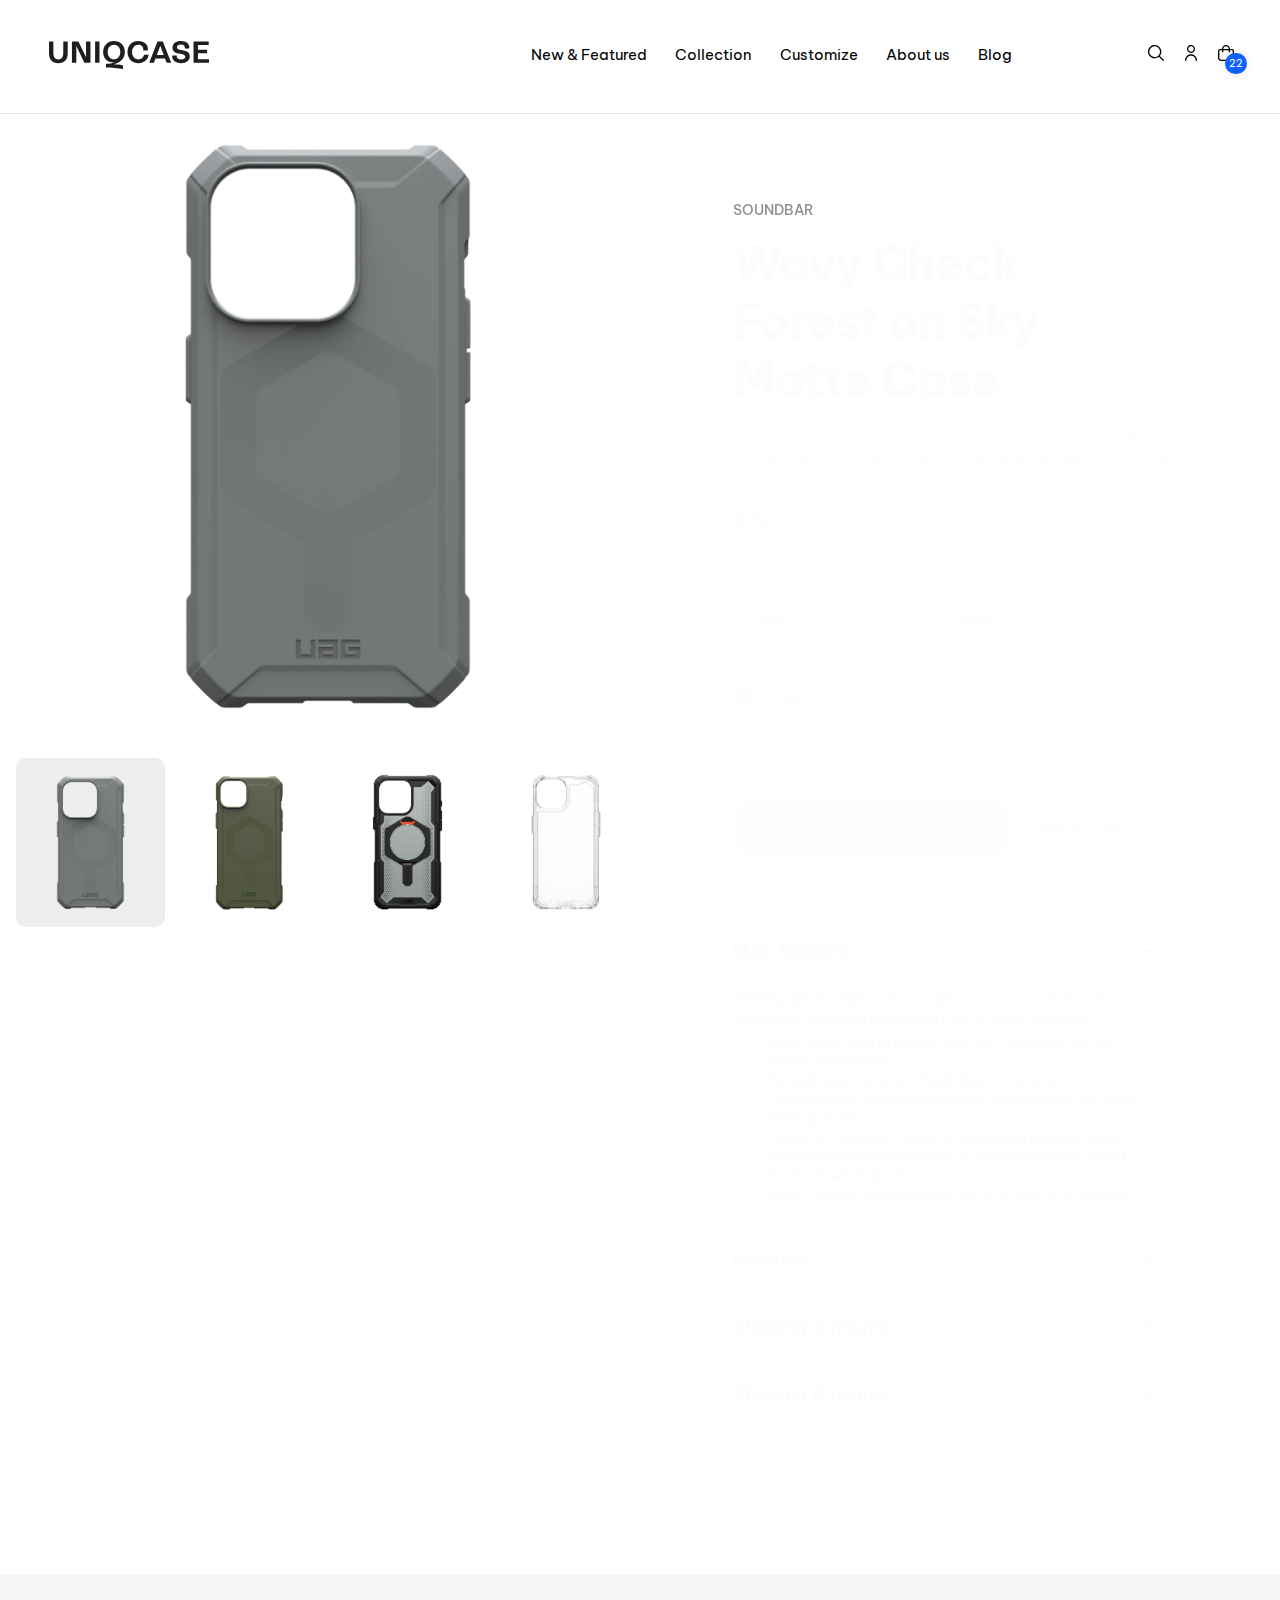
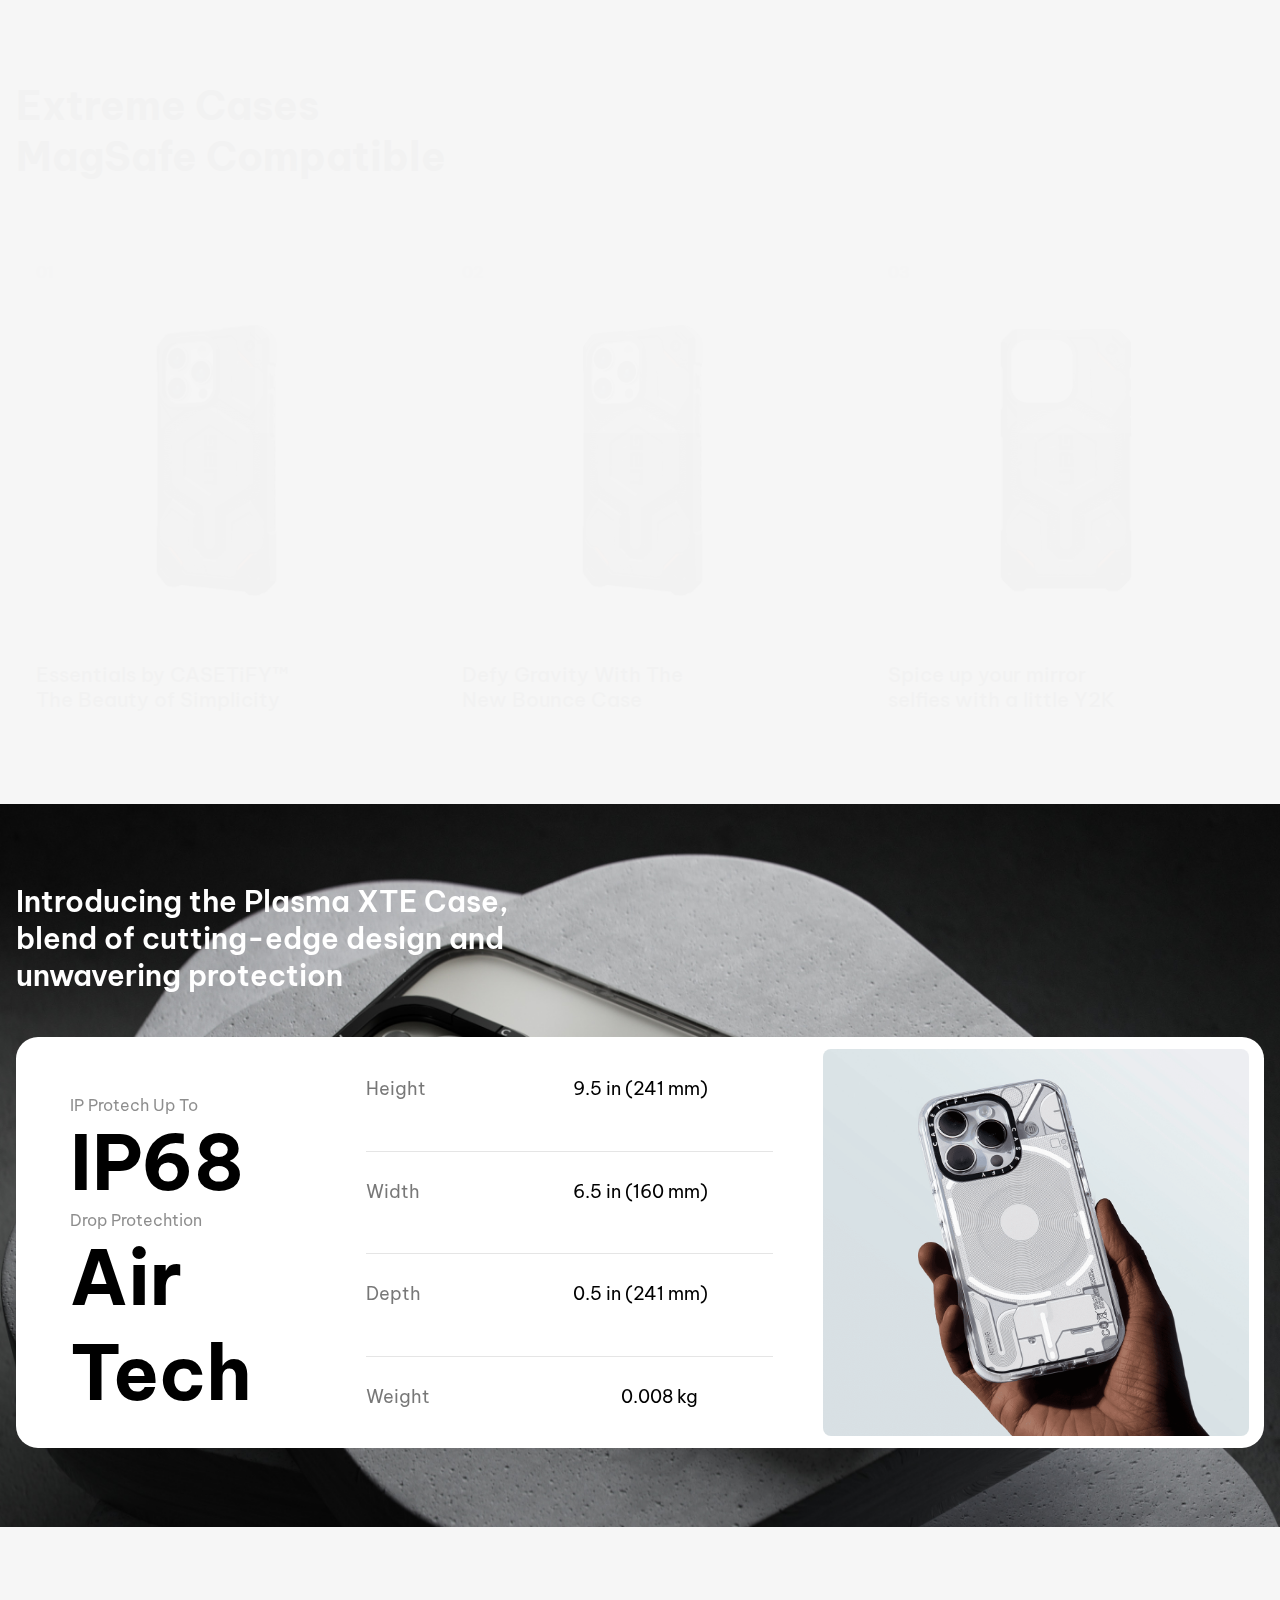
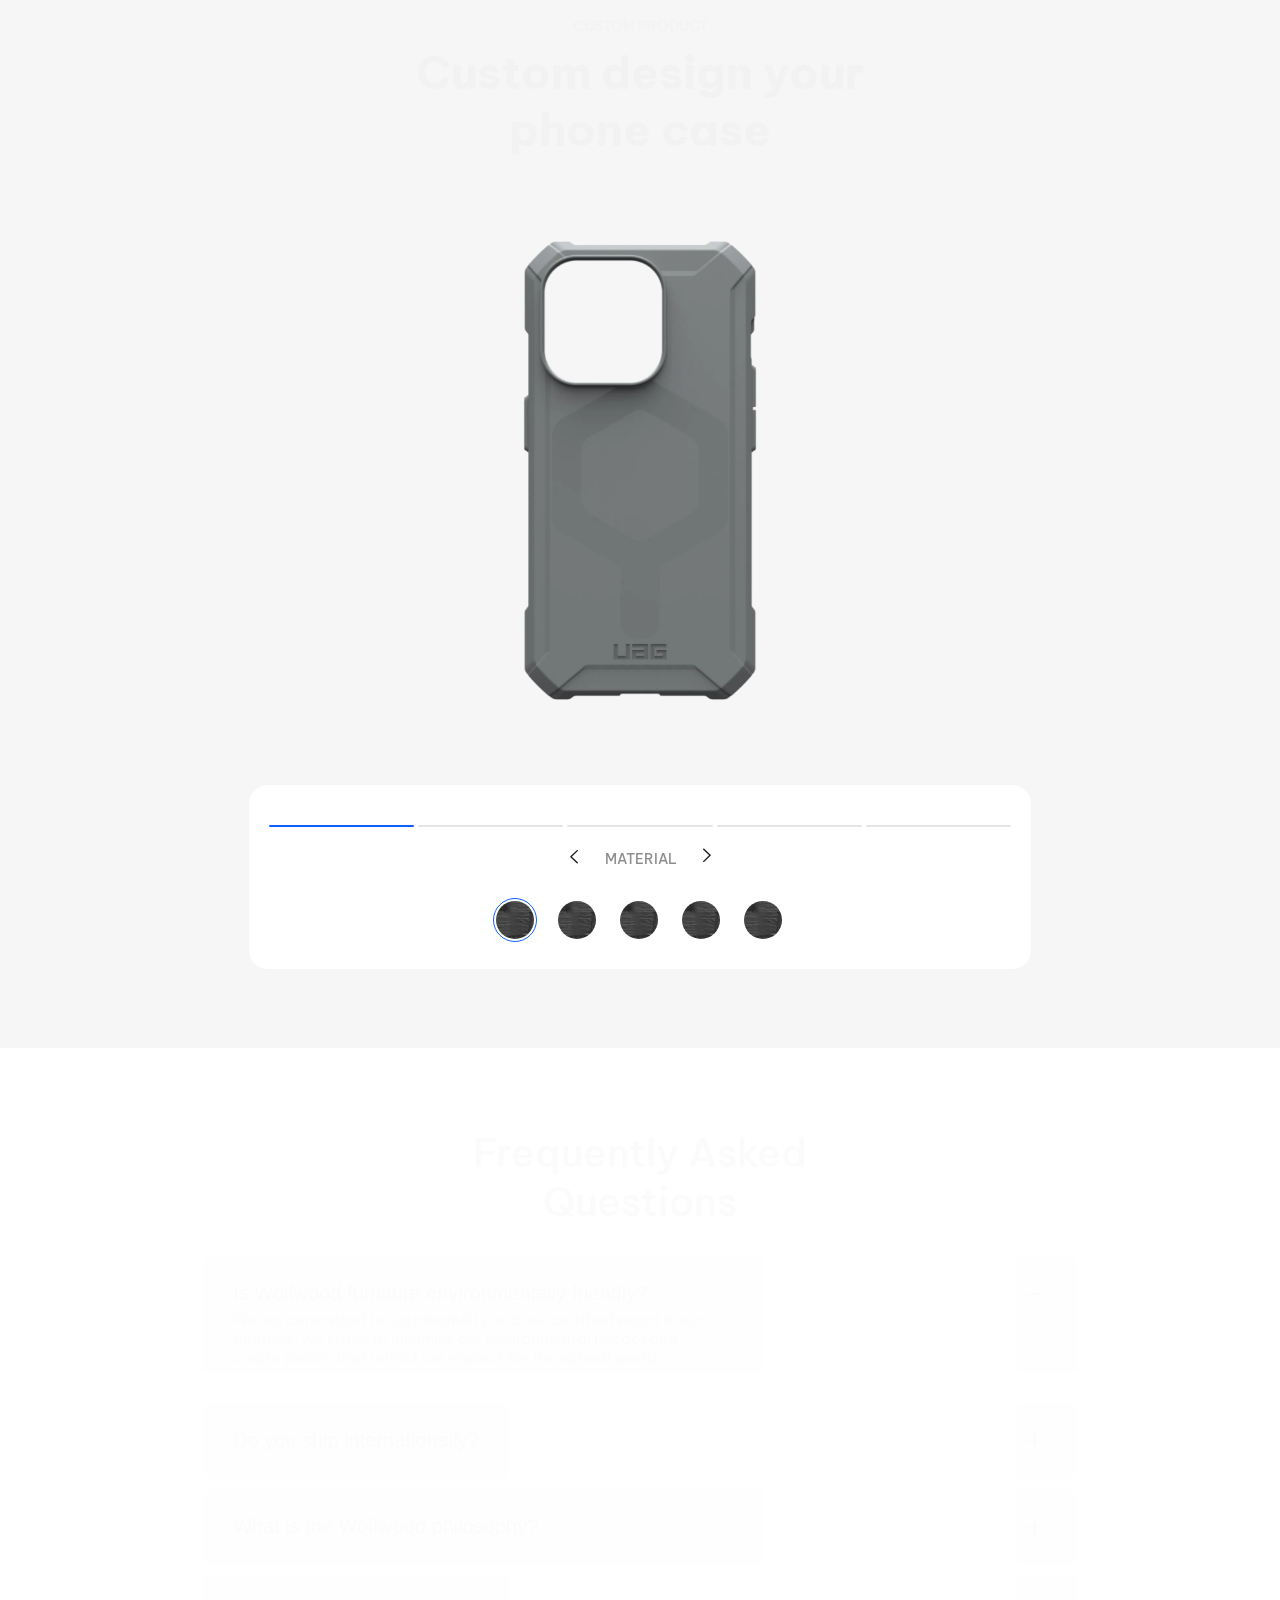
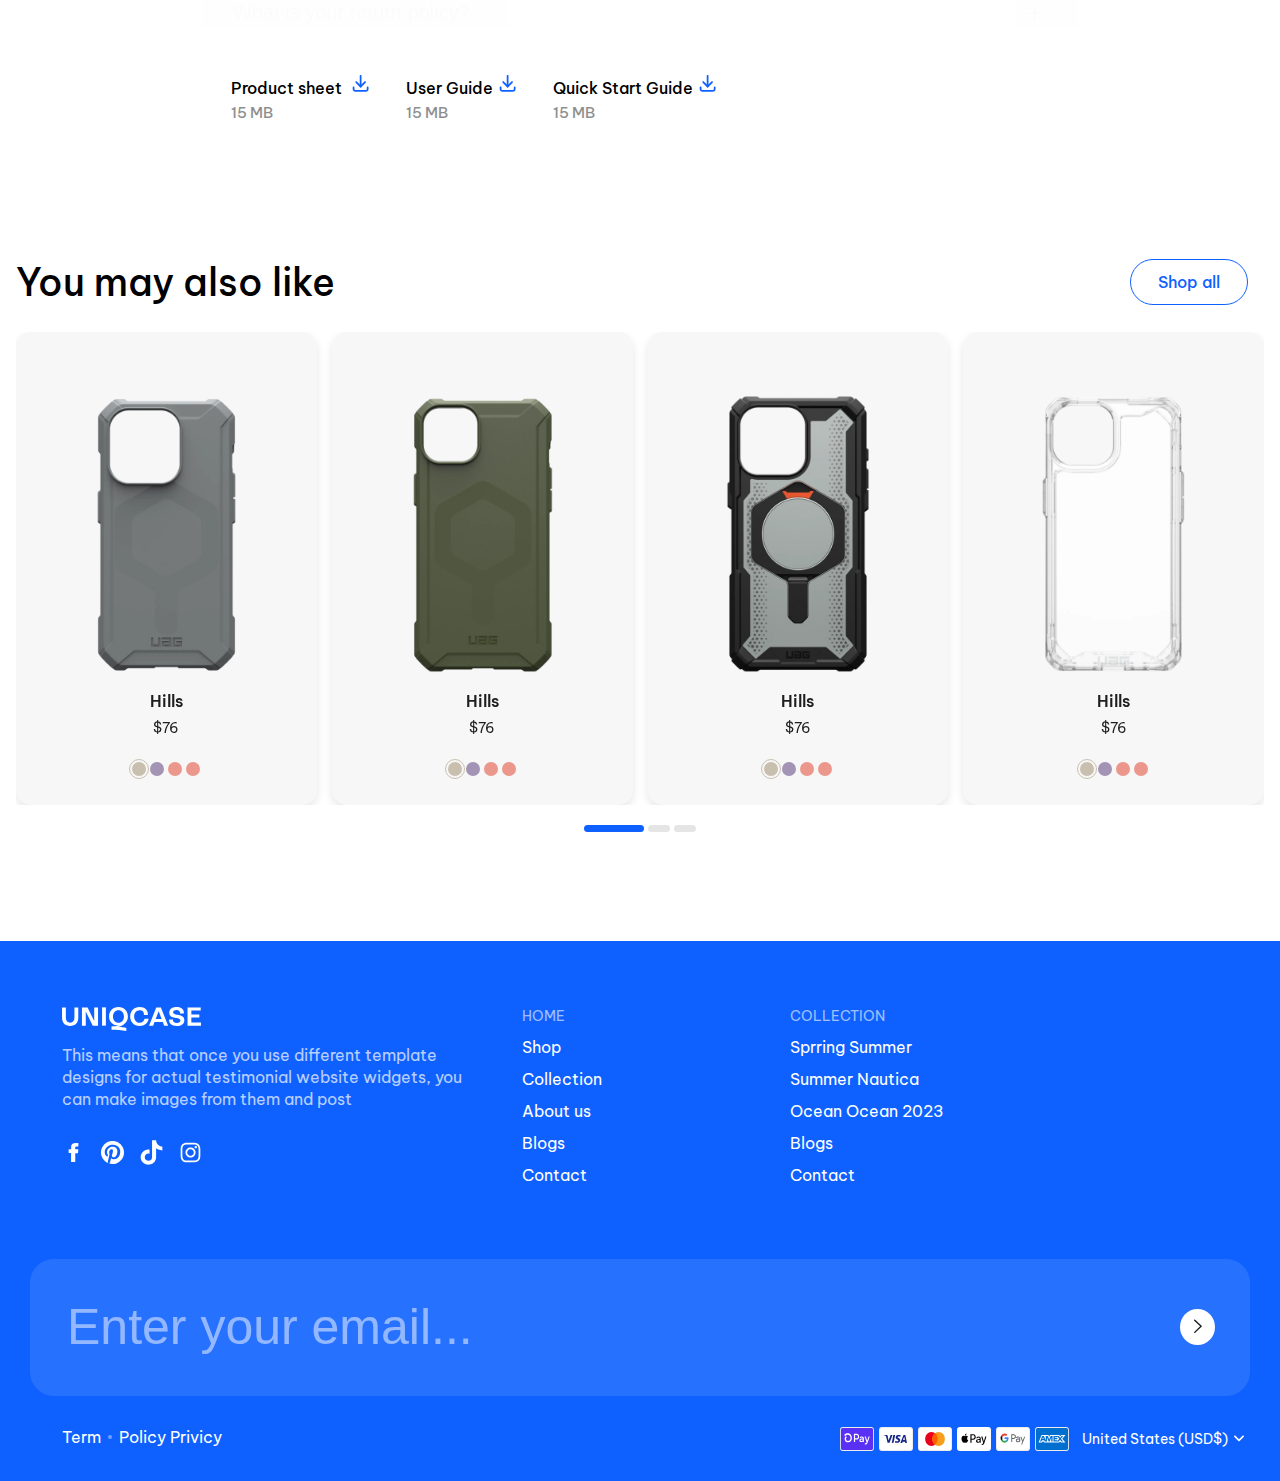
<file: detail.html>
<!DOCTYPE html>
<html lang="vi">

<head>
  <meta charset="UTF-8" />
  <meta name="viewport" content="width=device-width, initial-scale=1.0" />
  <title>Trang Chủ</title>
  <link rel="stylesheet" href="detail.css" />
  <link rel="stylesheet" href="assets/css/component/card-product.css" />
  <link rel="stylesheet" href="assets/css/component/header.css" />
  <link rel="stylesheet" href="assets/css/component/footer.css" />
  <link rel="stylesheet" href="assets/css/component/container.css" />
  <link rel="stylesheet" href="assets/css/component/pagination.css" />
  <link rel="stylesheet" href="assets/css/component/dropdown.css" />
  <link rel="stylesheet" href="style.css" />
  <link rel="stylesheet" href="assets/css/layout/grid.css" />
  <link rel="stylesheet" href="xo-webcomponents.css" />
</head>

<body>
  <header class="header">
    <xo-sticky class="sticky-header">
      <div class="header-content">
        <img src="assets/icons/logoblack.svg" class="header__logo" />
        <div class="header__menu">
          <div class="header__menu-left">
            <a href="#" class="header__menu-item">New & Featured</a>
            <a href="#" class="header__menu-item">Collection</a>
            <a href="#" class="header__menu-item">Customize</a>
            <a href="#" class="header__menu-item">About us</a>
            <a href="#" class="header__menu-item">Blog</a>
          </div>

          <img src="assets/icons/menubar.svg" alt="menubar" class="header__menu-icon" />

          <div class="header__menu-right">
            <a href="#">
              <img src="assets/icons/search.svg" alt="search" />
            </a>
            <a href="#">
              <img src="assets/icons/user.svg" alt="user" />
            </a>
            <a href="#" class="header__menu-cart">
              <img src="assets/icons/cart.svg" alt="cart" />
              <span>22</span>
            </a>
          </div>
        </div>
      </div>
    </xo-sticky>
  </header>

  <div class="line"></div>

  <section class="page-section">
    <xo-container>
      <div class="product-detail">
        <div class="product-detail__slide">
          <xo-carousel xo-active-index="0" xo-per-view="1" class="main-slider">
            <xo-carousel-inner>
              <xo-carousel-list>
                <xo-carousel-slide>
                  <xo-animate xo-cascade xo-type="fade-up">
                    <div class="slide__item">
                      <img src="assets/images/products/anh1.jpg" alt="Image 1" />
                    </div>
                  </xo-animate>
                </xo-carousel-slide>
                <xo-carousel-slide>
                  <div class="slide__item">
                    <img src="assets/images/products/anh2.jpg" alt="Image 1" />
                  </div>
                </xo-carousel-slide>
                <xo-carousel-slide>
                  <div class="slide__item">
                    <img src="assets/images/products/anh3.jpg" alt="Image 1" />
                  </div>
                </xo-carousel-slide>
                <xo-carousel-slide>
                  <div class="slide__item">
                    <img src="assets/images/products/anh4.jpg" alt="Image 1" />
                  </div>
                </xo-carousel-slide>
                <xo-carousel-slide>
                  <div class="slide__item">
                    <img src="assets/images/products/anh5.jpg" alt="Image 1" />
                  </div>
                </xo-carousel-slide>
              </xo-carousel-list>
            </xo-carousel-inner>

            <xo-carousel-thumbnail style="margin-top: 20px;" xo-per-view="4" class="slider-thumbnail">
              <xo-carousel-inner>
                <xo-carousel-list>
                  <xo-carousel-slide>
                    <xo-animate xo-cascade xo-type="fade-up">
                      <div class="slide__item">
                        <img src="assets/images/products/anh1.jpg" alt="Image 1" />
                      </div>
                    </xo-animate>
                  </xo-carousel-slide>
                  <xo-carousel-slide>
                    <xo-animate xo-cascade xo-type="fade-up">
                      <div class="slide__item">
                        <img src="assets/images/products/anh2.jpg" alt="Image 1" />
                      </div>
                    </xo-animate>
                  </xo-carousel-slide>
                  <xo-carousel-slide>
                    <xo-animate xo-cascade xo-type="fade-up">
                      <div class="slide__item">
                        <img src="assets/images/products/anh3.jpg" alt="Image 1" />
                      </div>
                    </xo-animate>
                  </xo-carousel-slide>
                  <xo-carousel-slide>
                    <xo-animate xo-cascade xo-type="fade-up">
                      <div class="slide__item">
                        <img src="assets/images/products/anh4.jpg" alt="Image 1" />
                      </div>
                    </xo-animate>
                  </xo-carousel-slide>
                  <xo-carousel-slide>
                    <xo-animate xo-cascade xo-type="fade-up">
                      <div class="slide__item">
                        <img src="assets/images/products/anh5.jpg" alt="Image 1" />
                      </div>
                    </xo-animate>
                  </xo-carousel-slide>
                </xo-carousel-list>
              </xo-carousel-inner>
            </xo-carousel-thumbnail>
          </xo-carousel>

        </div>

        <div class="product-detail__infor">
          <xo-animate xo-cascade xo-type="fade-up">
            <div class="product-detail__sub">SOUNDBAR</div>
          </xo-animate>
          <xo-animate xo-cascade xo-type="fade-up">
            <h1 class="product-detail__title">
              Wavy Check Forest on Sky Matte Case
            </h1>
          </xo-animate>
          <xo-animate xo-cascade xo-type="fade-up">
            <p class="product-detail__des">
              The Tough Clear case has a slim profile with 12-foot drop
              protection. The one-piece platform design is constructed with
              cushioned...
            </p>
          </xo-animate>
          <xo-animate xo-cascade xo-type="fade-up">
            <div class="product-detail__price">$78 <span>$90</span></div>
          </xo-animate>
          <xo-animate xo-cascade xo-type="fade-up">
            <h3 class="product-detail__name">SELECT DEVIDE</h3>
          </xo-animate>

          <xo-animate xo-cascade xo-type="fade-up">
            <div class="prduct-detail__select-devide">
              <div class="dropdown">
                <xo-popover-trigger xo-name="pop-1">
                  <button class="dropdown__button">
                    <span class="dropdown__text">Apple</span>
                    <span class="dropdown__icon"><img src="assets/icons/arrowdown.svg" alt="icon"
                        style="rotate: -90deg" /></span>
                  </button>
                </xo-popover-trigger>

                <xo-popover xo-name="pop-1" xo-placement="bottom-left" class="dropdown__menu">
                  <div class="dropdown__item">Apple</div>
                  <div class="dropdown__item">Samsung</div>
                  <div class="dropdown__item">Google</div>
                </xo-popover>
              </div>

              <div class="dropdown">
                <xo-popover-trigger xo-name="pop-2">
                  <button class="dropdown__button">
                    <span class="dropdown__text">Apple</span>
                    <span class="dropdown__icon"><img src="assets/icons/arrowdown.svg" alt="icon"
                        style="rotate: -90deg" /></span>
                  </button>
                </xo-popover-trigger>

                <xo-popover xo-name="pop-2" xo-placement="bottom-left" class="dropdown__menu">
                  <div class="dropdown__item">Apple</div>
                  <div class="dropdown__item">Samsung</div>
                  <div class="dropdown__item">Google</div>
                </xo-popover>
              </div>
            </div>
          </xo-animate>

          <xo-animate xo-cascade xo-type="fade-up">
            <h3 class="product-detail__name">SELECT COLOR</h4>
          </xo-animate>

          <xo-animate xo-cascade xo-type="fade-up">
            <div class="list-color" style="margin: 0px; margin-top: 9px; gap: 6px;">
              <div class="list-color__item list-color__item--select" style="--color-item: #0f61ff; --item-width: 19px">
              </div>
              <div class="list-color__item" style="--color-item: #c1c1c1; --item-width: 19px"></div>
              <div class="list-color__item" style="--color-item: #d9b99b; --item-width: 19px"></div>
            </div>
          </xo-animate>

          <xo-animate xo-cascade xo-type="fade-up">
            <div class="input-number">
              <button class="input-number__btn input-number__btn--minus">
                −
              </button>
              <input type="text" class="input-number__value" value="01" min="0" />
              <button class="input-number__btn input-number__btn--plus">+</button>
            </div>
          </xo-animate>

          <xo-animate xo-cascade xo-type="fade-up">
            <div class="product-detail__button">
              <button class="product-detail__buy button-1">BUY NOW</button>
              <button class="product-detail__add">ADD TO CART</button>
            </div>
          </xo-animate>

          <xo-animate xo-cascade xo-type="fade-up">
            <xo-collapse-provider xo-duration="300" class="accordion">
              <xo-collapse-trigger xo-active>
                <button class="accordion__header">
                  Main features
                  <span class="icon">
                    <img src="./assets/icons/plus.svg" alt="icon" class="icon__plus" />
                    <img src="./assets/icons/minus.svg" alt="icon" class="icon__minus" />
                  </span>
                </button>
              </xo-collapse-trigger>
              <xo-collapse xo-active>
                <div class="accordion__content">
                  <p>
                    The Bundle includes 1 box, 1 phone case, and 4 screen wipers
                    or 2 screen protectors for iPhone 15 sizes.
                  </p>
                  <ul>
                    <li>
                      Ultra-slim hybrid raised AirLite™ corners for all-round
                      protection
                    </li>
                    <li>Raised lens bezel to shield back camera</li>
                    <li>
                      Flexible anti-yellowing Bayer TPU bumper for long-lasting
                      clarity
                    </li>
                    <li>Tough 3H scratch-resistant polycarbonate back</li>
                    <li>
                      Reinforced raised corners to shield against direct face-down
                      impact
                    </li>
                    <li>Drop-tested to withstand up to 8 feet/2.5 meters</li>
                  </ul>
                </div>
              </xo-collapse>

              <xo-collapse-trigger>
                <button class="accordion__header">
                  Materials
                  <span class="icon">
                    <img src="./assets/icons/plus.svg" alt="icon" class="icon__plus" />
                    <img src="./assets/icons/minus.svg" alt="icon" class="icon__minus" /> </span>
                </button>
              </xo-collapse-trigger>
              <xo-collapse>
                <div class="accordion__content">
                  <p>
                    High-quality polycarbonate and TPU blend for superior
                    protection.
                  </p>
                </div>
              </xo-collapse>

              <xo-collapse-trigger>
                <button class="accordion__header">
                  Shipping & returns
                  <span class="icon">
                    <img src="./assets/icons/plus.svg" alt="icon" class="icon__plus" />
                    <img src="./assets/icons/minus.svg" alt="icon" class="icon__minus" /> </span>
                </button>
              </xo-collapse-trigger>
              <xo-collapse>
                <div class="accordion__content">
                  <p>Free shipping for orders over $50. 30-day return policy.</p>
                </div>
              </xo-collapse>

              <xo-collapse-trigger>
                <button class="accordion__header">
                  Shipping & returns
                  <span class="icon">
                    <img src="./assets/icons/plus.svg" alt="icon" class="icon__plus" />
                    <img src="./assets/icons/minus.svg" alt="icon" class="icon__minus" /> </span>
                </button>
              </xo-collapse-trigger>
              <xo-collapse>
                <div class="accordion__content">
                  <p>Free shipping for orders over $50. 30-day return policy.</p>
                </div>
              </xo-collapse>
            </xo-collapse-provider>
          </xo-animate>
        </div>
      </div>
    </xo-container>
  </section>

  <section class="page-section" style="--bg: #f6f6f6">
    <div class="introduce-cases">
      <xo-container>
        <xo-animate xo-type="fade-down">
          <h2 class="introduce-cases__title">Extreme Cases MagSafe Compatible</h2>
        </xo-animate>
        <xo-grid style="--xs: 1; --md: 3; --xo-grid-col-gap: 30px" class="introduce-cases__list">
          <xo-animate xo-cascade xo-type="fade-up">
            <div class="introduce-cases__item">
              <span>01</span>
              <img src="assets/images/products/cases1.jpg" alt="case1" />
              <p>Essentials by CASETiFY™ <br />The Beauty of Simplicity</p>
            </div>
          </xo-animate>

          <xo-animate xo-cascade xo-type="fade-up">
            <div class="introduce-cases__item">
              <span>02</span>
              <img src="assets/images/products/cases1.jpg" alt="case1" />
              <p>Defy Gravity With The <br />New Bounce Case</p>
            </div>
          </xo-animate>

          <xo-animate xo-cascade xo-type="fade-up">
            <div class="introduce-cases__item introduce-cases__item--third">
              <span>03</span>
              <img src="assets/images/products/cases3.jpg" alt="case1" />
              <p>Spice up your mirror<br /> selfies with a little Y2K</p>
            </div>
          </xo-animate>
        </xo-grid>

        <xo-carousel xo-per-view="1" xo-render-bullet="<span class='carousel-bullet'></span>"
          class="introduce-cases__slide">
          <xo-carousel-inner>
            <xo-carousel-list>
              <xo-carousel-slide>
                <xo-animate xo-cascade xo-type="fade-up">
                  <div class="introduce-cases__item">
                    <span>01</span>
                    <img src="assets/images/products/cases1.jpg" alt="case1" />
                    <p>Essentials by CASETiFY™ The Beauty of Simplicity</p>
                  </div>
                </xo-animate>
              </xo-carousel-slide>
              <xo-carousel-slide>
                <xo-animate xo-cascade xo-type="fade-up">
                  <div class="introduce-cases__item">
                    <span>02</span>
                    <img src="assets/images/products/cases1.jpg" alt="case1" />
                    <p>Defy Gravity With The New Bounce Case</p>
                  </div>
                </xo-animate>
              </xo-carousel-slide>
              <xo-carousel-slide>
                <xo-animate xo-cascade xo-type="fade-up">
                  <div class="introduce-cases__item introduce-cases__item--third">
                    <span>03</span>
                    <img src="assets/images/products/cases3.jpg" alt="case1" />
                    <p>Spice up your mirror selfies with a little Y2K</p>
                  </div>
                </xo-animate>
              </xo-carousel-slide>
            </xo-carousel-list>
          </xo-carousel-inner>
          <xo-carousel-pagination></xo-carousel-pagination>
        </xo-carousel>
      </xo-container>
    </div>
  </section>

  <section class="page-section">
    <xo-parallax xo-lerp-ease="0.1" class="bg-parallax__item">
      <xo-parallax-scroll xo-keyframes="{
                '0%': { backgroundPositionY: '200px' },
                '100%': { backgroundPositionY: '-200px' },
              }" class="bg-parallax__url"
        style="background-image: url('./assets/images/banner-detail.jpg'); width: 100vw;">

        <div class="specification">
          <xo-container>
            <h2 class="specification__title">
              Introducing the Plasma XTE Case, blend of cutting-edge design and
              unwavering protection
            </h2>

            <div class="specification__content">
              <div class="specification__left">
                <div>
                  <p>IP Protech Up To</p>
                  <h3>IP68</h3>
                </div>
                <div>
                  <p>Drop Protechtion</p>
                  <h3>Air Tech</h3>
                </div>
              </div>
              <div class="specification__center">
                <div class="specification__item">
                  <span class="specification__item-attr">Height</span>
                  <div class="specification__item-value">9.5 in (241 mm)</div>
                </div>
                <div class="specification__item" style="border-top: 1px solid #e5e5e5">
                  <span class="specification__item-attr">Width</span>
                  <span class="specification__item-value">6.5 in (160 mm)</span>
                </div>
                <div class="specification__item" style="border-top: 1px solid #e5e5e5">
                  <span class="specification__item-attr">Depth</span>
                  <span class="specification__item-value">0.5 in (241 mm)</span>
                </div>
                <div class="specification__item" style="border-top: 1px solid #e5e5e5">
                  <span class="specification__item-attr">Weight</span>
                  <span class="specification__item-value" style="margin-right: 10px">0.008 kg</span>
                </div>
              </div>

              <div class="specification__right"></div>
            </div>
          </xo-container>
        </div>
      </xo-parallax-scroll>
    </xo-parallax>
  </section>

  <section class="page-section" style="--bg: #F6F6F6">
    <xo-container class="customization">
      <span class="customization__name">
        <xo-animate xo-cascade xo-type="fade-up">
          CUSTOM PRODUCT
        </xo-animate>
      </span>
      <h2 class="customization__title">
        <xo-animate xo-cascade xo-type="fade-up">
          Custom design your phone case
        </xo-animate>
      </h2>
      <div class="customization__carousel">
        <xo-carousel xo-per-view="1" xo-render-bullet="<div class='carousel-bullet'></div>">
          <xo-carousel-inner>
            <xo-carousel-list>
              <xo-carousel-slide>
                <xo-animate xo-cascade xo-type="fade-up">
                  <img src="assets/images/products/anh1.jpg" alt="" class="customization__product" />
                </xo-animate>
              </xo-carousel-slide>
              <xo-carousel-slide>
                <xo-animate xo-cascade xo-type="fade-up">
                  <img src="assets/images/products/anh2.jpg" alt="" class="customization__product" />
                </xo-animate>
              </xo-carousel-slide>
              <xo-carousel-slide>
                <xo-animate xo-cascade xo-type="fade-up">
                  <img src="assets/images/products/anh3.jpg" alt="" class="customization__product" />
                </xo-animate>
              </xo-carousel-slide>
              <xo-carousel-slide>
                <xo-animate xo-cascade xo-type="fade-up">
                  <img src="assets/images/products/anh4.jpg" alt="" class="customization__product" />
                </xo-animate>
              </xo-carousel-slide>
              <xo-carousel-slide>
                <xo-animate xo-cascade xo-type="fade-up">
                  <img src="assets/images/products/anh5.jpg" alt="" class="customization__product" />
                </xo-animate>
              </xo-carousel-slide>
            </xo-carousel-list>
          </xo-carousel-inner>

          <div class="customization__navigate">
            <xo-carousel-pagination></xo-carousel-pagination>
            <div class="customization__material">
              <xo-carousel-prev><img src="assets/icons/arrowdown.svg" alt="icon" /></xo-carousel-prev>
              <xo-carousel-inner>
                <xo-carousel-list>
                  <xo-carousel-slide><span class="carousel-item">MATERIAL</span></xo-carousel-slide>
                  <xo-carousel-slide><span class="carousel-item">MATERIAL 2</span></xo-carousel-slide>
                  <xo-carousel-slide><span class="carousel-item">MATERIAL 3</span></xo-carousel-slide>
                  <xo-carousel-slide><span class="carousel-item">MATERIAL 4</span></xo-carousel-slide>
                  <xo-carousel-slide><span class="carousel-item">MATERIAL 5</span></xo-carousel-slide>
                </xo-carousel-list>
              </xo-carousel-inner>
              <xo-carousel-next><img src="assets/icons/arrowdown.svg" alt="icon"
                  style="rotate: 180deg" /></xo-carousel-next>
            </div>

            <div class="customization__list">
              <xo-carousel-thumbnail xo-per-view="5" xo-render-bullet="<div class='carousel-bullet'></div>">
                <xo-carousel-inner>
                  <xo-carousel-list>
                    <xo-carousel-slide>
                      <xo-animate xo-cascade xo-type="fade-up">
                        <div class="customization__item">
                          <div class="customization__img"></div>
                        </div>
                      </xo-animate>
                    </xo-carousel-slide>
                    <xo-carousel-slide>
                      <xo-animate xo-cascade xo-type="fade-up">
                        <div class="customization__item">
                          <div class="customization__img"></div>
                        </div>
                      </xo-animate>
                    </xo-carousel-slide>
                    <xo-carousel-slide>
                      <xo-animate xo-cascade xo-type="fade-up">
                        <div class="customization__item">
                          <div class="customization__img"></div>
                        </div>
                      </xo-animate>
                    </xo-carousel-slide>
                    <xo-carousel-slide>
                      <xo-animate xo-cascade xo-type="fade-up">
                        <div class="customization__item">
                          <div class="customization__img"></div>
                        </div>
                      </xo-animate>
                    </xo-carousel-slide>
                    <xo-carousel-slide>
                      <xo-animate xo-cascade xo-type="fade-up">
                        <div class="customization__item">
                          <div class="customization__img"></div>
                        </div>
                      </xo-animate>
                    </xo-carousel-slide>
                  </xo-carousel-list>
                </xo-carousel-inner>
              </xo-carousel-thumbnail>
            </div>
          </div>
        </xo-carousel>
      </div>
    </xo-container>
  </section>

  <section class="page-section">
    <xo-container>
      <div class="faq">
        <h2 class="faq__title">
          <xo-animate xo-cascade xo-type="fade-up">
            Frequently Asked Questions
          </xo-animate>
        </h2>
  
        <xo-collapse-provider xo-duration="300" class="accordion2">
          <xo-animate xo-cascade xo-type="fade-up">
            <div class="accordion2__item">
              <xo-collapse-trigger xo-active>
                <button class="accordion2__header">
                  Is Wolfwood furniture environmentally friendly?
                  <span class="icon">
                    <img src="./assets/icons/plus.svg" alt="icon" class="icon__plus" />
                    <img src="./assets/icons/minus.svg" alt="icon" class="icon__minus" /> </span>
                </button>
              </xo-collapse-trigger>
              <xo-collapse xo-active>
                <div class="accordion2__content">
                  We are committed to sustainability and use certified wood in our furniture. We strive to minimize our
                  environmental impact and create pieces that reflect our respect for the natural world.
                </div>
              </xo-collapse>
            </div>
          </xo-animate>
  
          <xo-animate xo-cascade xo-type="fade-up">
            <div class="accordion2__item">
              <xo-collapse-trigger>
                <button class="accordion2__header">
                  Do you ship internationally?
                  <span class="icon">
                    <img src="./assets/icons/plus.svg" alt="icon" class="icon__plus" />
                    <img src="./assets/icons/minus.svg" alt="icon" class="icon__minus" /> </span>
                </button>
              </xo-collapse-trigger>
              <xo-collapse>
                <div class="accordion2__content">
                  High-quality polycarbonate and TPU blend for superior protection.
                </div>
              </xo-collapse>
            </div>
          </xo-animate>
  
          <xo-animate xo-cascade xo-type="fade-up">
            <div class="accordion2__item">
              <xo-collapse-trigger>
                <button class="accordion2__header">
                  What is the Wolfwood philosophy?
                  <span class="icon">
                    <img src="./assets/icons/plus.svg" alt="icon" class="icon__plus" />
                    <img src="./assets/icons/minus.svg" alt="icon" class="icon__minus" /> </span>
                </button>
              </xo-collapse-trigger>
              <xo-collapse>
                <div class="accordion2__content">
                  <p>Free shipping for orders over $50. 30-day return policy.</p>
                </div>
              </xo-collapse>
            </div>
          </xo-animate>
  
          <xo-animate xo-cascade xo-type="fade-up">
            <div class="accordion2__item">
              <xo-collapse-trigger>
                <button class="accordion2__header">
                  What is your return policy?
                  <span class="icon">
                    <img src="./assets/icons/plus.svg" alt="icon" class="icon__plus" />
                    <img src="./assets/icons/minus.svg" alt="icon" class="icon__minus" /> </span>
                </button>
              </xo-collapse-trigger>
              <xo-collapse>
                <div class="accordion2__content">
                  <p>Free shipping for orders over $50. 30-day return policy.</p>
                </div>
              </xo-collapse>
            </div>
          </xo-animate>
        </xo-collapse-provider>
  
        <div class="download">
          <div class="download__item">
            <div class="download__name">Product sheet <img src="./assets/icons/download.svg" alt=""></div>
            <span>15 MB</span>
          </div>
          <div class="download__item">
            <div class="download__name">User Guide<img src="./assets/icons/download.svg" alt=""></div>
            <span>15 MB</span>
          </div>
          <div class="download__item">
            <div class="download__name">Quick Start Guide<img src="./assets/icons/download.svg" alt=""></div>
            <span>15 MB</span>
          </div>
        </div>
      </div>
    </xo-container>
  </section>

  <section class="page-section">
    <xo-container>
      <div class="feature-collection">
        <div class="feature-collection__header">
          <h2>You may also like</h2>
          <a href="/test-FE/shop-all.html">Shop all</a>
        </div>
  
        <xo-carousel xo-per-view="1" xo-render-bullet="<span class='carousel-bullet'></span>">
          <xo-carousel-inner>
            <xo-carousel-list>
              <xo-carousel-slide>
                <xo-grid style="--xs: 2; --lg:4; --xo-grid-col-gap: 15px; --xo-grid-row-gap: 15px">
                  <xo-animate xo-cascade xo-type="fade-up">
                    <div class="card-product">
                      <a href="/test-FE/detail.html">
                        <div class="card-img">
                          <div class="card-img__first">
                            <img src="assets/images/products/anh1.jpg" alt="anh1" />
                          </div>
                          <div class="card-img__second">
                            <img src="assets/images/products/anh5.jpg" alt="anh1" />
                          </div>
                        </div>
                        <h3 class="card-product__name">Hills</h3>
                        <span class="card-product__price">$76</span>
                      </a>
                      <div class="list-color">
                        <div class="list-color__item list-color__item--select" style="--color-item: #c9bfae"></div>
                        <div class="list-color__item" style="--color-item: #a393b5"></div>
                        <div class="list-color__item" style="--color-item: #ec978c"></div>
                        <div class="list-color__item" style="--color-item: #ec978c"></div>
                      </div>
                    </div>
                  </xo-animate>
  
                  <xo-animate xo-cascade xo-type="fade-up">
                    <div class="card-product">
                      <a href="/test-FE/detail.html">
                        <div class="card-img">
                          <div class="card-img__first">
                            <img src="assets/images/products/anh2.jpg" alt="anh1" />
                          </div>
                          <div class="card-img__second">
                            <img src="assets/images/products/anh5.jpg" alt="anh1" />
                          </div>
                        </div>
                        <h3 class="card-product__name">Hills</h3>
                        <span class="card-product__price">$76</span>
                      </a>
                      <div class="list-color">
                        <div class="list-color__item list-color__item--select" style="--color-item: #c9bfae"></div>
                        <div class="list-color__item" style="--color-item: #a393b5"></div>
                        <div class="list-color__item" style="--color-item: #ec978c"></div>
                        <div class="list-color__item" style="--color-item: #ec978c"></div>
                      </div>
                    </div>
                  </xo-animate>
  
                  <xo-animate xo-cascade xo-type="fade-up">
                    <div class="card-product">
                      <a href="/test-FE/detail.html">
                        <div class="card-img">
                          <div class="card-img__first">
                            <img src="assets/images/products/anh3.jpg" alt="anh1" />
                          </div>
                          <div class="card-img__second">
                            <img src="assets/images/products/anh5.jpg" alt="anh1" />
                          </div>
                        </div>
                        <h3 class="card-product__name">Hills</h3>
                        <span class="card-product__price">$76</span>
                      </a>
                      <div class="list-color">
                        <div class="list-color__item list-color__item--select" style="--color-item: #c9bfae"></div>
                        <div class="list-color__item" style="--color-item: #a393b5"></div>
                        <div class="list-color__item" style="--color-item: #ec978c"></div>
                        <div class="list-color__item" style="--color-item: #ec978c"></div>
                      </div>
                    </div>
                  </xo-animate>
  
                  <xo-animate xo-cascade xo-type="fade-up">
                    <div class="card-product">
                      <a href="/test-FE/detail.html">
                        <div class="card-img">
                          <div class="card-img__first">
                            <img src="assets/images/products/anh4.jpg" alt="anh1" />
                          </div>
                          <div class="card-img__second">
                            <img src="assets/images/products/anh5.jpg" alt="anh1" />
                          </div>
                        </div>
                        <h3 class="card-product__name">Hills</h3>
                        <span class="card-product__price">$76</span>
                      </a>
                      <div class="list-color">
                        <div class="list-color__item list-color__item--select" style="--color-item: #c9bfae"></div>
                        <div class="list-color__item" style="--color-item: #a393b5"></div>
                        <div class="list-color__item" style="--color-item: #ec978c"></div>
                        <div class="list-color__item" style="--color-item: #ec978c"></div>
                      </div>
                    </div>
                  </xo-animate>
                </xo-grid>
              </xo-carousel-slide>
  
              <xo-carousel-slide>
                <xo-grid style="--xs: 2; --lg:4; --xo-grid-col-gap: 15px; --xo-grid-row-gap: 15px">
                  <xo-animate xo-cascade xo-type="fade-up">
                    <div class="card-product">
                      <a href="/test-FE/detail.html">
                        <div class="card-img">
                          <div class="card-img__first">
                            <img src="assets/images/products/anh1.jpg" alt="anh1" />
                          </div>
                          <div class="card-img__second">
                            <img src="assets/images/products/anh5.jpg" alt="anh1" />
                          </div>
                        </div>
                        <h3 class="card-product__name">Hills</h3>
                        <span class="card-product__price">$76</span>
                      </a>
                      <div class="list-color">
                        <div class="list-color__item list-color__item--select" style="--color-item: #c9bfae"></div>
                        <div class="list-color__item" style="--color-item: #a393b5"></div>
                        <div class="list-color__item" style="--color-item: #ec978c"></div>
                        <div class="list-color__item" style="--color-item: #ec978c"></div>
                      </div>
                    </div>
                  </xo-animate>
  
                  <xo-animate xo-cascade xo-type="fade-up">
                    <div class="card-product">
                      <a href="/test-FE/detail.html">
                        <div class="card-img">
                          <div class="card-img__first">
                            <img src="assets/images/products/anh2.jpg" alt="anh1" />
                          </div>
                          <div class="card-img__second">
                            <img src="assets/images/products/anh5.jpg" alt="anh1" />
                          </div>
                        </div>
                        <h3 class="card-product__name">Hills</h3>
                        <span class="card-product__price">$76</span>
                      </a>
                      <div class="list-color">
                        <div class="list-color__item list-color__item--select" style="--color-item: #c9bfae"></div>
                        <div class="list-color__item" style="--color-item: #a393b5"></div>
                        <div class="list-color__item" style="--color-item: #ec978c"></div>
                        <div class="list-color__item" style="--color-item: #ec978c"></div>
                      </div>
                    </div>
                  </xo-animate>
  
                  <xo-animate xo-cascade xo-type="fade-up">
                    <div class="card-product">
                      <a href="/test-FE/detail.html">
                        <div class="card-img">
                          <div class="card-img__first">
                            <img src="assets/images/products/anh3.jpg" alt="anh1" />
                          </div>
                          <div class="card-img__second">
                            <img src="assets/images/products/anh5.jpg" alt="anh1" />
                          </div>
                        </div>
                        <h3 class="card-product__name">Hills</h3>
                        <span class="card-product__price">$76</span>
                      </a>
                      <div class="list-color">
                        <div class="list-color__item list-color__item--select" style="--color-item: #c9bfae"></div>
                        <div class="list-color__item" style="--color-item: #a393b5"></div>
                        <div class="list-color__item" style="--color-item: #ec978c"></div>
                        <div class="list-color__item" style="--color-item: #ec978c"></div>
                      </div>
                    </div>
                  </xo-animate>
  
                  <xo-animate xo-cascade xo-type="fade-up">
                    <div class="card-product">
                      <a href="/test-FE/detail.html">
                        <div class="card-img">
                          <div class="card-img__first">
                            <img src="assets/images/products/anh4.jpg" alt="anh1" />
                          </div>
                          <div class="card-img__second">
                            <img src="assets/images/products/anh5.jpg" alt="anh1" />
                          </div>
                        </div>
                        <h3 class="card-product__name">Hills</h3>
                        <span class="card-product__price">$76</span>
                      </a>
                      <div class="list-color">
                        <div class="list-color__item list-color__item--select" style="--color-item: #c9bfae"></div>
                        <div class="list-color__item" style="--color-item: #a393b5"></div>
                        <div class="list-color__item" style="--color-item: #ec978c"></div>
                        <div class="list-color__item" style="--color-item: #ec978c"></div>
                      </div>
                    </div>
                  </xo-animate>
                </xo-grid>
              </xo-carousel-slide>
  
              <xo-carousel-slide>
                <xo-grid style="--xs: 2; --lg:4; --xo-grid-col-gap: 15px; --xo-grid-row-gap: 15px">
                  <xo-animate xo-cascade xo-type="fade-up">
                    <div class="card-product">
                      <a href="/test-FE/detail.html">
                        <div class="card-img">
                          <div class="card-img__first">
                            <img src="assets/images/products/anh1.jpg" alt="anh1" />
                          </div>
                          <div class="card-img__second">
                            <img src="assets/images/products/anh5.jpg" alt="anh1" />
                          </div>
                        </div>
                        <h3 class="card-product__name">Hills</h3>
                        <span class="card-product__price">$76</span>
                      </a>
                      <div class="list-color">
                        <div class="list-color__item list-color__item--select" style="--color-item: #c9bfae"></div>
                        <div class="list-color__item" style="--color-item: #a393b5"></div>
                        <div class="list-color__item" style="--color-item: #ec978c"></div>
                        <div class="list-color__item" style="--color-item: #ec978c"></div>
                      </div>
                    </div>
                  </xo-animate>
  
                  <xo-animate xo-cascade xo-type="fade-up">
                    <div class="card-product">
                      <a href="/test-FE/detail.html">
                        <div class="card-img">
                          <div class="card-img__first">
                            <img src="assets/images/products/anh2.jpg" alt="anh1" />
                          </div>
                          <div class="card-img__second">
                            <img src="assets/images/products/anh5.jpg" alt="anh1" />
                          </div>
                        </div>
                        <h3 class="card-product__name">Hills</h3>
                        <span class="card-product__price">$76</span>
                      </a>
                      <div class="list-color">
                        <div class="list-color__item list-color__item--select" style="--color-item: #c9bfae"></div>
                        <div class="list-color__item" style="--color-item: #a393b5"></div>
                        <div class="list-color__item" style="--color-item: #ec978c"></div>
                        <div class="list-color__item" style="--color-item: #ec978c"></div>
                      </div>
                    </div>
                  </xo-animate>
  
                  <xo-animate xo-cascade xo-type="fade-up">
                    <div class="card-product">
                      <a href="/test-FE/detail.html">
                        <div class="card-img">
                          <div class="card-img__first">
                            <img src="assets/images/products/anh3.jpg" alt="anh1" />
                          </div>
                          <div class="card-img__second">
                            <img src="assets/images/products/anh5.jpg" alt="anh1" />
                          </div>
                        </div>
                        <h3 class="card-product__name">Hills</h3>
                        <span class="card-product__price">$76</span>
                      </a>
                      <div class="list-color">
                        <div class="list-color__item list-color__item--select" style="--color-item: #c9bfae"></div>
                        <div class="list-color__item" style="--color-item: #a393b5"></div>
                        <div class="list-color__item" style="--color-item: #ec978c"></div>
                        <div class="list-color__item" style="--color-item: #ec978c"></div>
                      </div>
                    </div>
                  </xo-animate>
  
                  <xo-animate xo-cascade xo-type="fade-up">
                    <div class="card-product">
                      <a href="/test-FE/detail.html">
                        <div class="card-img">
                          <div class="card-img__first">
                            <img src="assets/images/products/anh4.jpg" alt="anh1" />
                          </div>
                          <div class="card-img__second">
                            <img src="assets/images/products/anh5.jpg" alt="anh1" />
                          </div>
                        </div>
                        <h3 class="card-product__name">Hills</h3>
                        <span class="card-product__price">$76</span>
                      </a>
                      <div class="list-color">
                        <div class="list-color__item list-color__item--select" style="--color-item: #c9bfae"></div>
                        <div class="list-color__item" style="--color-item: #a393b5"></div>
                        <div class="list-color__item" style="--color-item: #ec978c"></div>
                        <div class="list-color__item" style="--color-item: #ec978c"></div>
                      </div>
                    </div>
                  </xo-animate>
                </xo-grid>
              </xo-carousel-slide>
            </xo-carousel-list>
          </xo-carousel-inner>
          <xo-carousel-pagination></xo-carousel-pagination>
        </xo-carousel>
      </div>
    </xo-container>
  </section>


  <footer class="footer">
    <div class="container-base">
      <div class="footer__content">
        <div class="footer__content-left">
          <img src="assets/icons/logo.svg" alt="logo">
          <p>This means that once you use different template designs for actual testimonial website widgets, you can
            make images from them and post</p>
          <div class="footer__content-socials">
            <xo-tooltip xo-title="facebook">
              <img src="assets/icons/socials/facebook.svg" alt="icon">
            </xo-tooltip>

            <xo-tooltip xo-title="pinterest">
              <img src="assets/icons/socials/pinterest.svg" alt="icon">
            </xo-tooltip>

            <xo-tooltip xo-title="tiktok">
              <img src="assets/icons/socials/tiktok.svg" alt="icon">
            </xo-tooltip>

            <xo-tooltip xo-title="insta">
              <img src="assets/icons/socials/insta.svg" alt="icon">
            </xo-tooltip>
          </div>
        </div>

        <div class="footer__content-right">
          <div class="footer__content-menu">
            <h2>HOME</h2>
            <a href="#" class="underline">Shop</a>
            <a href="#" class="underline">Collection</a>
            <a href="#" class="underline">About us</a>
            <a href="#" class="underline">Blogs</a>
            <a href="#" class="underline">Contact</a>
          </div>
          <div class="footer__content-menu">
            <h2>COLLECTION</h2>
            <a href="#" class="underline">Sprring Summer</a>
            <a href="#" class="underline">Summer Nautica </a>
            <a href="#" class="underline">Ocean Ocean 2023</a>
            <a href="#" class="underline">Blogs</a>
            <a href="#" class="underline">Contact</a>
          </div>
        </div>
      </div>

      <div class="footer__input">
        <input placeholder="Enter your email...">
        <div>
          <img src="assets/icons/arrowdown.svg" alt="icons" style="rotate: 180deg" />
        </div>
      </div>

      <div class="footer__pay">
        <div class="footer__pay-left">
          <span>Term</span>
          <div></div>
          <span>Policy Privicy</span>
        </div>
        <div class="footer__pay-right">
          <img src="assets/icons/pay/shopay.svg" alt="paypal">
          <img src="assets/icons/pay/visa.svg" alt="visa">
          <img src="assets/icons/pay/mastercard.svg" alt="mastercard">
          <div class="footer__pay-apple">
            <img src="assets/icons/pay/apple.svg" alt="americanexpress">
          </div>
          <img src="assets/icons/pay/google.svg" alt="icon">
          <img src="assets/icons/pay/amex.svg" alt="icon">
          <xo-popover-trigger xo-name="top-left">
            <div class="footer__currency-select">United States (USD$) <img src="assets/icons/arrowdownwhite.svg"
                alt="icon">
          </xo-popover-trigger>

          <xo-popover xo-name="top-left" xo-placement="top-left" class="xo-currency-select__content">
            <div class="xo-currency-select__item">Australia | USD $</div>
            <div class="xo-currency-select__item">Austria | USD $</div>
            <div class="xo-currency-select__item">Belgium | USD $</div>
            <div class="xo-currency-select__item">Canada | USD $</div>
            <div class="xo-currency-select__item">Czechia | USD $</div>
          </xo-popover>
        </div>
      </div>
    </div>
  </footer>
  
  <script src="main.js"></script>
  <script src="xo-webcomponents.js"></script>
</body>

</html>
</file>
<file: detail.css>
.line {
  height: 114px;
  border-bottom: 1px solid #e5e5e5;
}

.product-detail {
  display: flex;
  gap: 20px;
}

.product-detail__slide {
  width: 60%;
}

/* Main Slider */
.main-slider {
  width: 100%;
  overflow: hidden;
}

.slider-thumbnail xo-carousel-slide[xo-active] .slide__item {
  background-color: #cccccc5b;

}

.slider-thumbnail .slide__item {
  display: flex;
  align-items: center;
  justify-content: center;
  background: #fff;
  padding: 10px 0;
  border: 1px solid transparent;
  border-radius: 10px;
}

.slider-thumbnail .slide__item:hover {
  border: 1px solid #ccccccbd;
}

.slide__item img {
  display: block;
  width: 100%;
  height: 100%;
  object-fit: cover;
  border-radius: 10px;
}

.product-detail__infor {
  width: 40%;
  padding: 73px;
  padding-top: 87px;
  padding-right: 0;
  padding-bottom: 10px;
}

.product-detail__sub {
  margin: 0;
  color: #1e1e1e;
  opacity: 0.5;
  font-size: 14px;
  font-weight: 500;
}

.product-detail__title {
  font-size: 47px;
  margin: 0;
  margin-top: 16px;
  line-height: 58px;
  padding-right: 40px;
  letter-spacing: -1.1px;
}

.product-detail__des {
  font-size: 17px;
  color: #1e1e1e;
  opacity: 0.7;
  width: 500px;
}

.product-detail__price {
  font-size: 19px;
  margin-bottom: 33px;
}

.product-detail__price span {
  color: #1e1e1e;
  opacity: 0.5;
  font-size: 16px;
}

.product-detail__name {
  color: #1e1e1e;
  opacity: 0.5;
  font-size: 13px;
  margin: 0;
  letter-spacing: -0.3px;
  font-weight: 500;
}

.prduct-detail__select-devide {
  display: flex;
  gap: 7px;
  width: 358px;
  margin-top: 10px;
  margin-bottom: 19px;
}

.input-number {
  display: flex;
  align-items: center;
  justify-content: space-between;
  width: 413px;
  height: 50px;
  border: 1px solid #0f5fff6b;
  border-radius: 25px;
  padding: 2px 15px;
  margin-top: 35px;
}

/* Nút tăng/giảm */
.input-number__btn {
  background: none;
  border: none;
  font-size: 32px;
  color: #8ab4f8;
  cursor: pointer;
}

.input-number__btn:hover {
  color: #0f61ff;
}

.input-number__value {
  width: 50px;
  text-align: center;
  font-size: 19px;
  color: #007bff;
  border: none;
  outline: none;
  background: none;
  font-weight: 500;
}

.product-detail__button {
  display: flex;
  gap: 7px;
  margin-top: 7px;
  margin-bottom: 60px;
}

.product-detail__add {
  background-color: transparent;
  border: 1px solid #0f5fff6b;
  color: #0f61ff;
  font-size: 14px;
  font-weight: 600;
  padding: 20px 17px;
  border-radius: 30px;
  cursor: pointer;
  transition: 0.3s;
}

.product-detail__add:hover {
  background-color: #8ab4f8;
  color: white;
}

.product-detail__buy {
  padding: 0px 100px !important;
}

.product-detail__buy:hover {
  background-color: #6297f3;
}

.accordion {
  width: 100%;
  border-top: 1px solid #ddd;
}

.accordion__item {
  border-bottom: 1px solid #ddd;
  padding: 26px 0;
}

.accordion__header {
  width: 100%;
  background: none;
  border: none;
  text-align: left;
  font-size: 19px;
  font-weight: 500;
  display: flex;
  justify-content: space-between;
  align-items: center;
  cursor: pointer;
  color: #1E1E1E;
  padding-right: 14px;
  border-top: 1px solid #E5E5E5;
  padding: 21px 0;
}

.accordion__content {
  padding: 0;
  font-size: 15px;
  color: #555;
  padding-bottom: 23px;
}

.accordion__content ul {
  padding-left: 33px;
  margin: 0;
}

.accordion__content p {
  margin: 0;
  padding: 5px 0;
}

.accordion2__item:hover .icon__plus {
  transform: rotate(180deg);
}

.accordion__header:hover .icon__plus {
  transform: rotate(180deg);
}

.icon .icon__plus {
  transition: 0.3s;
  display: block;
}

.icon .icon__minus {
  display: none;
}

xo-collapse-trigger[xo-active] .icon__plus {
  display: none;
}

xo-collapse-trigger[xo-active] .icon__minus {
  display: block;
}

.specification {
  aspect-ratio: 1.77;
  box-sizing: border-box;
  padding: 79px 0;
}

.specification xo-container {
  display: flex;
  flex-direction: column;
  justify-content: space-between;
  height: 100%;
}

.specification__title {
  margin: 0;
  width: 515px;
  font-size: 29px;
  color: white;
  font-weight: 600;
}

.specification__content {
  background-color: white;
  display: flex;
  justify-content: space-between;
  gap: 10px;
  padding: 12px 15px;
  border-radius: 22px;
}

.specification__left {
  display: flex;
  flex-direction: column;
  width: 25%;
  padding-left: 39px;
  justify-content: space-between;
  padding-top: 46px;
  padding-bottom: 16px;
}

.specification__left p {
  color: #1E1E1E;
  opacity: 0.5;
  margin: 0;
}

.specification__left h3 {
  font-size: 75px;
  margin: 0;
}

.specification__center {
  display: flex;
  flex-direction: column;
  justify-content: space-between;
  width: 35%;
  padding-right: 19px;
}

.specification__item {
  display: flex;
  justify-content: space-between;
  padding: 28px 0;
  padding-right: 65px;
  font-size: 18px;
}

.specification__item-attr {
  color: #1E1E1E;
  opacity: 0.6;
}

.specification__right {
  display: flex;
  flex-direction: column;
  width: 35%;
  background-image: url("assets/images/banner-detail1.jpg");
  background-size: cover;
  background-position: center;
  border-radius: 8px;
}

.customization {
  text-align: center;
  padding-top: 90px !important;
  padding-bottom: 79px !important;
}

.customization__name {
  color: #1E1E1E;
  opacity: 0.5;
  font-weight: 600;
  font-size: 14px;
}

.customization__title {
  font-size: 45px;
  width: 500px;
  margin: 0 auto;
  margin-top: 9px;
}

.customization .customization__product {
  width: 508px;
  margin-top: 58px;
}

.customization__carousel {
  width: 782px;
  margin: 0 auto;
}

.customization__carousel xo-carousel-pagination {
  justify-content: space-between;
}

.customization__carousel xo-carousel-bullet {
  width: 100%;
}

.customization__carousel .carousel-bullet {
  background-color: #E5E5E5;
  height: 2px;
  width: 100%;
  border-radius: 5px;
}

.customization__carousel xo-carousel-bullet[xo-active] .carousel-bullet {
  background-color: #0F61FF;
  height: 2px;
  width: 200%;
}

.customization__navigate {
  background-color: white;
  width: 782px;
  margin: 0 auto;
  padding: 20px;
  margin-top: 57px;
  box-sizing: border-box;
  border-radius: 19px;
}

.customization__material {
  display: flex;
  align-items: center;
  width: 157px;
  margin: 0 auto;
  margin-top: 17px;
}

.customization__material span {
  font-size: 14px;
  color: #1E1E1E;
  opacity: 0.5;
  font-weight: 500;
}

.customization__list {
  width: fit-content;
  margin: 0 auto;
  margin-top: 19px;
  width: 300px;
}

.customization__item {
  width: 50px;
  display: flex;
  align-items: center;
  flex-direction: column;
  border-radius: 50%;
}

.customization__item span {
  color: #0F61FF;
  font-size: 13px;
  margin-top: 9px;
}

.customization__img {
  background-image: url("assets/images/products/customization1.jpg");
  width: 38px;
  height: 38px;
  background-position: center;
  border-radius: 50%;
}

.customization__list xo-carousel-slide {
  padding: 10px 0;
}

.customization__list xo-carousel-slide[xo-active] .customization__item .customization__img {
  outline: 1px solid #0F61FF;
  outline-offset: 2px;
}

.faq {
  width: 876px !important;
  margin: 0 auto;
  margin-top: 80px !important;
  margin-bottom: 136px !important;
}

.faq__title {
  width: 400px;
  margin: 0 auto;
  text-align: center;
  font-size: 39px;
  font-weight: 500;
  margin-bottom: 30px;
}

.accordion2 {
  width: 100%;
  margin: 0 auto;
  border-top: 1px solid #ddd;
  margin-top: 30px;
}

.accordion2__item {
  background-color: #F6F6F6;
  padding: 26px 31px;
  margin-bottom: 10px;
  border-radius: 10px;
}

.accordion2__header {
  width: 100%;
  background: none;
  border: none;
  padding: 0px;
  font-size: 20px;
  font-weight: 500;
  display: flex;
  justify-content: space-between;
  align-items: center;
  cursor: pointer;
  color: #1E1E1E;
  text-align: start;
}

.accordion2__content {
  padding: 0;
  font-size: 15px;
  color: #555;
  width: 60%;
  margin-top: 4px;
}

.accordion2__content p {
  margin: 0;
  padding: 5px 0;
}

.download {
  display: flex;
  margin-left: 29px;
  margin-top: 21px;
}

.download__item {
  margin-right: 34px;
  cursor: pointer;
}

.download__item .download__name {
  font-size: 16px;
  font-weight: 500;
  margin-bottom: 4px;
}

.download__name img {
  margin-left: 3px;
  transition: 0.3s;
}

.download__item:hover img {
  transform: translateY(5px);
}

.download__item span {
  font-size: 15px;
  font-weight: 500;
  color: #1E1E1E;
  opacity: 0.5;
}

.feature-collection {
  margin-bottom: 109px !important;
}

.feature-collection__header {
  display: flex;
  justify-content: space-between;
  align-items: center;
  margin-bottom: 26px;
}

.feature-collection__header h2 {
  margin: 0;
  font-size: 38px;
  font-weight: 500;
}

.feature-collection__header a {
  font-size: 16px;
  color: #0f61ff;
  font-weight: 500;
  padding: 12px 27px;
  border-radius: 45px;
  background: white;
  border: 1px solid #0f61ff;
  margin-right: 16px;
}

@media (min-width: 1200px) and  (max-width: 1500px) {
  .product-detail__slide {
    width: 50%;
  }
}

@media (max-width: 1200px) {
  .product-detail {
    flex-direction: column;
    align-items: center;
  }

  .product-detail__slide {
    width: 100%;
  }

  .product-detail__infor {
    width: 100%;
    padding: 0;
    margin-top: 30px;
  }

  .product-detail__des {
    width: 100%;
  }

  .prduct-detail__select-devide {
    flex-direction: column;
  }

  .input-number {
    width: auto;
  }

  .product-detail__button {
    flex-direction: column;
  }

  .specification {
    aspect-ratio: 0;
  }

  .specification__content {
    flex-direction: column;
  }

  .specification__title {
    font-size: 29px;
    font-weight: 500;
    width: 100%;
  }

  .specification__center {
    width: 100%;
  }

  .specification__left {
    width: 100%;
    padding-left: 0;
  }

  .specification__left h3 {
    font-size: 60px;
  }

  .specification__item {
    padding-right: 0;
  }

  .specification__right {
    width: 100%;
    height: 215px;
  }

  .specification xo-container {
    gap: 50px;
  }

  .customization__navigate {
    width: 100%;
  }

  .customization .customization__product {
    width: 100%;
  }

  .customization__title {
    width: 100%;
    font-size: 40px;
  }

  .faq {
    width: auto !important;
    margin-top: 10px;
  }

  .faq__title {
    width: 100%;
  }

  .accordion2__item {
    width: auto;
  }

  .accordion2__content {
    width: auto;
  }

  .download {
    display: none;
  }

  .feature-collection__header a {
    display: none;
  }

  .customization__carousel {
    width: 100%;
  }

  .product-detail__buy {
    padding: 18px 50px !important;
  }

  .introduce-cases {
    margin-top: 50px !important;
  }
}
</file>
<file: assets/css/component/card-product.css>
.card-product {
  background: #fff;
  border-radius: 15px;
  padding: 29px 0px;
  text-align: center;
  background-color: #f7f7f8;
  box-shadow: 0px 4px 10px rgba(0, 0, 0, 0.1);
}

.card-img img {
  width: 100%;
  height: auto;
  margin-top: 15px;
}

.card-product img {
  width: 100%;
  height: auto;
  margin-top: 23px;
  margin-bottom: 5px;
}

.card-product__name {
  color: #1e1e1e;
  font-size: 16px;
  font-weight: 600;
  margin-top: -3px;
  margin-bottom: 6px;
}

.card-product__price {
  font-size: 14px;
  color: #1e1e1e;
  font-weight: 400;
}

.list-color {
  display: flex;
  width: fit-content;
  align-items: center;
  gap: 4px;
  margin: 0 auto;
  margin-top: 25px;
}

.list-color__item {
  width: var(--item-width, 14px);
  height: var(--item-width, 14px);
  border-radius: 50%;
  border: 2px solid transparent;
  cursor: pointer;
  background-color: var(--color-item);
}

.list-color__item--select {
  position: relative;
  border: 2px solid transparent;
  outline: 1px solid var(--color-item);
  outline-offset: 2px;
}

@media (max-width: 576px) {
  .list-color {
    display: none !important;
  }
}
</file>
<file: assets/css/component/header.css>
.sticky-header {
  width: 100%;
  z-index: 1;
  top: 20px;
}

.sticky-header[xo-is-sticky] .header-content {
  background: #cccccca6;
}

.header {
  width: 100%;
  position: absolute;
  z-index: 10;
}

.header-content {
  display: flex;
  justify-content: space-between;
  padding: 20px 16px;
  padding-right: 16px;
  padding-left: 16px;
}

.header__logo {
  width: 160px;
  margin-left: 33px;
}

.header__menu {
  display: flex;
  border-radius: 54px;
  background: #fff;
  width: 763px;
  padding: 0 30px;
  justify-content: space-between;
}

.header__menu-icon {
  display: none;
}

.header__menu .header__menu-left {
  display: flex;
  gap: 28px;
}

.header__menu-left a {
  color: #000;
  font-size: 15px;
  font-weight: 400;
  line-height: 20px;
  padding: 25px 0;
}

.header__menu-left a:hover {
  color: #e5d0bf;
}

.header__menu .header__menu-right {
  display: flex;
  gap: 19px;
  align-items: center;
}

.header__menu-cart {
  position: relative;
}

.header__menu-cart span {
  position: absolute;
  border-radius: 16px;
  background: #0f61ff;
  box-shadow: 0px 0px 12px 0px rgba(0, 0, 0, 0.1);
  padding: 4px;
  color: #fff;
  font-size: 10px;
  text-align: center;
  left: 7px;
  top: 8px;
}

@media screen and (max-width: 576px) {
  .header__menu {
    flex-direction: row-reverse;
    width: 60%;
    padding: 0 15px;
    height: 45px;
  }

  .header__logo {
    width: 100px;
    margin-left: 0;
  }

  .header__menu-icon {
    display: block;
    width: 16px;
  }

  .header__menu .header__menu-left {
    display: none;
  }
}
</file>
<file: assets/css/component/footer.css>
footer {
  background-color: #0f61ff;
  color: white;
  padding: 66px 0;
  padding-bottom: 30px;
}

.footer__content {
  display: flex;
  justify-content: space-between;
}

.footer__content-left {
  margin-left: 32px;
}

.footer__content-left img {
  width: 139px;
}

.footer__content-left p {
  width: 400px;
  font-weight: 400;
  margin: 0;
  margin-top: 9px;
  line-height: 22px;
  opacity: 0.7;
}

.footer__content-socials {
  display: flex;
  gap: 16px;
  margin-top: 30px;
  align-items: center;
}

.footer__content-socials img {
  width: 23px;
  cursor: pointer;
}

.footer__content-right {
  display: flex;
  gap: 188px;
  margin-right: 306px;
}

.footer__content-menu {
  display: flex;
  flex-direction: column;
}

.footer__content-menu h2 {
  font-size: 14px;
  color: #fff;
  opacity: 0.6;
  margin: 0;
  font-weight: 400;
}

.footer__content-menu a {
  width: fit-content;
  padding-top: 12px;
  color: #fff;
}

.footer__input {
  display: flex;
  align-items: center;
  justify-content: space-between;
  background: rgba(255, 255, 255, 0.1);
  margin-top: 74px;
  height: 137px;
  border-radius: 24px;
  padding: 0 35px;
}

.footer__input input {
  width: 100%;
  font-size: 50px;
  outline: none;
  border: none;
  background-color: rgba(0, 0, 0, 0);
  color: white;
}

.footer__input input::placeholder {
  color: white;
  opacity: 0.5;
}

.footer__input div {
  display: flex;
  align-items: center;
  justify-content: center;
  width: 36px;
  height: 36px;
  background-color: white;
  border-radius: 50%;
}

.footer__pay {
  display: flex;
  justify-content: space-between;
  margin-top: 27px;
}

.footer__pay-left {
  display: flex;
  align-items: center;
  gap: 7px;
  margin-left: 32px;
}

.footer__pay-left div {
  width: 4px;
  height: 4px;
  background-color: white;
  opacity: 0.4;
  border-radius: 50%;
}

.footer__pay-right {
  display: flex;
  align-items: center;
  gap: 5px;
  margin-top: 4px;
  margin-right: 6px;
}

.footer__pay-right .footer__pay-apple {
  display: flex;
  align-items: center;
  justify-content: center;
  width: 34px;
  height: 24px;
  background-color: white;
  border-radius: 3px;
}

.footer__pay-right .footer__currency-select {
  display: flex;
  align-items: center;
  font-size: 14px;
  margin-left: 8px;
  cursor: pointer;
}

.footer__currency-select img {
  margin-left: 6px;
}

.xo-currency-select__content {
  background-color: white;
  color: black;
  width: 200px;
  font-size: 16px;
  top: 460px;
}

.xo-currency-select__item {
  text-align: center;
  padding: 10px 0;
  border-bottom: 1px solid #ccc;
  cursor: pointer;
}

.xo-currency-select__item:hover {
  background-color: #ccc;
}

@media screen and (max-width: 992px) {
  .footer__content {
    flex-direction: column;
  }

  .footer__content-left {
    margin-left: 0;
    margin-bottom: 40px;
  }

  .footer__content-right {
    margin-right: 0;
    justify-content: space-between;
    gap: 0;
  }

  .footer__content-left p {
    width: 100%;
  }

  .footer__input input{
    font-size: 30px;
  }

  .footer__pay {
    flex-direction: column;
  }

  .footer__pay-left {
    margin-left: 0;
  }
}
</file>
<file: assets/css/component/container.css>
@import url("https://fonts.googleapis.com/css2?family=Be+Vietnam+Pro:wght@100;300;400;500;700;900&display=swap");

html {
  overflow-x: hidden;
}

body {
  margin: 0;
  padding: 0;
  font-family: "Be Vietnam Pro", sans-serif;
  position: relative;
  box-sizing: border-box;
  overflow-x: hidden;
}

* {
  box-sizing: border-box;
}

:root {
  --xo-container-width: 1592px;
  --xo-container-gap: 16px;
}

.container-base {
  @media (min-width: 1920px) {
    padding: 0 54px;
  }

  @media (min-width: 1500px) and (max-width: 1920px) {
    padding: 0 40px;
  }

  @media (min-width: 1280px) and (max-width: 1500px) {
    padding: 0 30px;
  }

  @media (max-width: 1279px) {
    padding: 0 16px;
  }
}

a {
  text-decoration: none;
}

.page-section {
  background: var(--bg);
  background-size: cover;
  background-position: center;
  width: 100%;
}

.underline {
  display: inline-block;
  position: relative;
  text-decoration: none;
}

.underline::after {
  content: "";
  position: absolute;
  left: 0;
  bottom: -5px;
  /* Khoảng cách gạch dưới */
  width: 0%;
  height: 1px;
  background-color: var(--color-underline, white);
  transition: width 0.2s ease-in-out;
}

.underline:hover::after {
  width: 100%;
}

.card-img {
  position: relative;
  width: 100%;
  border-radius: 10px;
  overflow: hidden;
}

.card-img__second {
  position: absolute;
  top: 0;
  left: 0;
  width: 100%;
  height: 100%;
  opacity: 0;
}

.card-img__first,
.card-img__second {
  transition: all 0.3s ease-in-out;
}

.card-img:hover .card-img__first {
  opacity: 0;
}

.card-img:hover .card-img__second {
  opacity: 1;
  transform: scale(1.1);
}

.button-1 {
  position: relative;
  z-index: 1;
  box-shadow: none;
  border: 0;
  color: transparent;
  line-height: 1.4;
  cursor: pointer;
  transition: 0.5s cubic-bezier(.25, .74, .22, .99);
  text-shadow: 0 0 0 #fff, 0 30px 0 transparent;
  overflow: hidden;
}

.button-1:after {
  content: '';
  position: absolute;
  z-index: -1;
  left: 50%;
  top: 101%;
  transform: translate(-50%, 0);
  width: 100%;
  height: 0;
  padding-top: 100%;
  border-radius: 50% 50% 0 0;
  transition: all 0.5s cubic-bezier(.25, .74, .22, .99) 0.05s, border-radius 0.5s cubic-bezier(.25, .74, .22, .99) 0.22s;
  background: white;
}

.button-1:hover {
  text-shadow: 0 -30px 0 transparent, 0 0 0 #fff;
  color: #0f61ff;
}

.button-1:hover:after {
  width: 100%;
  height: 110%;
  padding-top: 0;
  border-radius: 0;
  top: 0;
  transform: translate(-50%, 0);
}
</file>
<file: assets/css/component/pagination.css>
.pagination {
  display: flex;
  align-items: center;
  gap: 8px;
  font-family: Arial, sans-serif;
  width: fit-content;
  margin: 0 auto;
  margin-top: 61px;
}

.pagination__arrow {
  border: none;
  background: none;
  font-size: 27px;
  cursor: pointer;
  color: #000;
}

.pagination__arrow[disabled] {
  color: #ccc;
  cursor: not-allowed;
}

.pagination__number {
  border: none;
  font-size: 16px;
  background: #fff;
  color: #007bff;
  cursor: pointer;
  padding: 10px;
  border-radius: 6px;
  font-weight: 500;
}

.pagination__number:hover {
  background: rgba(0, 123, 255, 0.1);
}

.pagination__number--active {
  background: #007bff;
  color: white;
  font-weight: 500;
}

.pagination__dots {
  font-size: 16px;
  color: #007bff;
  padding: 8px;
}

@media (max-width: 768px) {
  .pagination {
    gap: 1px;
  }
}
</file>
<file: assets/css/component/dropdown.css>
Định dạng chung cho dropdown
.dropdown {
    position: relative;
    width: 100%;
}

/* Nút dropdown */
.dropdown__button {
    width: 200px;
    padding: 11px 14px;
    font-size: 16px;
    background: white;
    border: 1px solid #ddd;
    border-radius: 13px;
    display: flex;
    justify-content: space-between;
    align-items: center;
    cursor: pointer;
}

/* Danh sách dropdown */
.dropdown__menu {
    background: white;
    list-style: none;
    padding: 0;
    margin: 0;
    border: 1px solid #E3E5E8;
    border-radius: 8px;
    box-shadow: 0px 4px 6px rgba(0, 0, 0, 0.1);
    z-index: 10;
}

.dropdown__item {
    width: 200px;
    padding: 10px 16px;
    cursor: pointer;
    transition: background 0.3s ease;
}

.dropdown__item:hover {
    background: #f0f0f0;
}

.dropdown.active .dropdown__menu {
    display: block;
}
</file>
<file: style.css>
.banner {
  background: linear-gradient(
      0deg,
      rgba(0, 0, 0, 0.1) 0%,
      rgba(0, 0, 0, 0.1) 100%
    ),
    url("./assets/images/banner.jpg");
  background-size: cover !important;
  background-repeat: no-repeat;
  height: 100vh;
  position: relative;
}

.banner__title {
 color: white;
  margin: 0;
  position: absolute;
  bottom: 70px;
  font-weight: 500;
  font-style: normal;
  font-size: clamp(5px, 9.5vw, 213px);
  line-height: clamp(10px, 5vw, 114px);
  letter-spacing: clamp(-1px, -1vw, -17.04px);
  white-space: nowrap;
}

.seller {
  margin-top: 109px;
}

.seller__title {
  color: #1e1e1e;
  font-style: normal;
  font-weight: 600;
  font-size: 38px;
}

.seller__banner {
  background-image: url("assets/images/products/banner-seller.jpg");
  aspect-ratio: 2.27;
  background-repeat: no-repeat;
  background-position: center;
  background-size: cover;
  margin-top: 25px;
  border-radius: 15px;
  display: flex;
  justify-content: center;
  align-items: center;
}

.button-1 {
  font-size: 16px;
  font-weight: 500;
  padding: 12px 33px;
  border-radius: 45px;
  background: #0f61ff;
}

.introduce-cases {
  padding: 72px 0 !important;
  margin-top: 138px;
}

.introduce-cases__title {
  font-size: 40px;
  width: 484px;
  margin-bottom: 60px;
}

.introduce-cases__slide {
  display: none;
}

.introduce-cases__item {
  box-sizing: border-box;
  position: relative;
  text-align: center;
  border-radius: 6px;
  padding: 20px;
  cursor: pointer;
  transition: all .4s cubic-bezier(0.11, 0.87, 0.33, 1.12);
  background: none;
}

.introduce-cases__item:hover {
  background: url("assets/images/products/cases2.jpg");
  background-size: cover;
  background-position: center;
}

.introduce-cases__item:hover p{
  color: white;
}

.introduce-cases__item:hover img{
  visibility: hidden;
}

.introduce-cases__item span {
  position: absolute;
  top: 20px;
  left: 20px;
  color: #c0bcbc;
  font-weight: 500;
}

.introduce-cases__item p {
  color: #1e1e1e;
  font-weight: 500;
  font-size: 20px;
  margin: 0;
  text-align: start;
  margin-top: 38px;
}

.introduce-cases__item img {
  width: 92%;
  margin-top: 30px;
}

.process-bar {
  display: flex;
  gap: 4px;
  justify-content: center;
  margin-top: 20px;
  visibility: hidden;
}

.progress-bar__fill {
  width: 60px;
  height: 7px;
  background-color: #0f61ff;
  border-radius: 20px;
}

.progress-bar__step {
  width: 22px;
  height: 7px;
  background-color: #e5e5e5;
  border-radius: 20px;
}

.featured {
  aspect-ratio: 2.38;
  background-size: cover;
  background-position: center;
  padding: 60px 0 !important;
}

.featured .featured__content {
  display: flex;
  flex-direction: column;
  justify-content: space-between;
  height: 100%;
  align-items: flex-start;
}

.featured__title {
  color: #fff;
  font-size: 45px;
  font-weight: 600;
  width: 546px;
  margin: 0;
}

.featured-card {
  display: flex;
  border-radius: 10px;
  background-color: #fff;
  width: max-content;
  padding: 10px 0px;
  align-items: center;
  width: 511px;
}

.featured-card__infor {
  padding: 0 10px;
}

.featured-card__name {
  color: #1e232b;
  font-weight: 500;
  font-size: 19px;
}

.featured-card__des {
  color: #1e1e1e;
  font-weight: 500;
  opacity: 0.6;
  margin: 0;
  margin-top: 7px;
  width: 80%;
}

.featured-card__price {
  display: flex;
  justify-content: space-between;
  align-items: center;
  margin-top: 22px;
}

.featured-card__price-new {
  color: #1e1e1e;
}

.featured-card__price-old {
  color: #1e1e1e;
  opacity: 0.3;
  margin-left: 5px;
}

.featured-card__add-cart {
  color: #fff;
  padding: 17px;
  background-color: #0f61ff;
  border-radius: 5px;
  font-size: 35px;
  font-weight: 200;
  cursor: pointer;
  display: flex;
}

.featured-card__add-cart img {
  transition: transform 0.3s ease-in-out;
  transform-origin: center;
  width: 22px;
}

.featured-card__add-cart:hover img {
  transform: rotate(180deg);
}

.featured-card__img {
  width: 144px;
}

.featured-collection {
  margin-top: 96px;
}

.xo-hover-bg {
  position: relative;
  border-radius: 15px;
  overflow: hidden;
}

.xo-hover-bg::before {
  content: "";
  position: absolute;
  inset: 0;
  background: var(--bg-hover,#ccc);
  background-size: cover;
  background-position: center;
  background-repeat: no-repeat;
  transform: scale(1);
  transition: transform 0.2s ease-in-out;
  z-index: 0;
}

.xo-hover-bg:hover::before {
  transform: scale(1.1);
}

.xo-hover-bg > * {
  position: relative;
  z-index: 1;
}

.featured-collection__left p {
  color: #fff;
  font-weight: 600;
  font-size: 37px;
  width: 50%;
  margin: 0;
  margin-top: 37px;
  margin-left: 41px;
  z-index: 1;
}

.featured-collection__list {
  flex: 1;
}

.test-imonials {
  position: relative;
  margin-top: 130px !important;
  height: 626px;
  overflow: hidden;
}

.test-imonials__title {
  color: #1e232b;
  font-size: 39px;
  font-weight: 600;
  line-height: 50px;
  letter-spacing: -1px;
  width: 270px;
  margin: 0;
}

.navigate-button {
  display: flex;
  gap: 7px;
  margin-top: 17px;
}

.navigate-button div {
  display: flex;
  align-items: center;
  justify-content: center;
  width: 36px;
  height: 36px;
  background-color: #1e1e1e33;
  border-radius: 50%;
}

.test-imonials__user {
  position: absolute;
  border-radius: 50%;
  background-size: cover;
  background-position: 2px -1px;
  width: var(--width-image-user);
  background-image: var(--url-user);
  top: var(--top);
  left: var(--left, auto);
  right: var(--right, auto);
}

.review__content-overlay {
  position: absolute;
  top: -20px;
  left: -21px;
  right: -18px;
  bottom: -20px;
  border-radius: 82px;
  background: rgba(19, 90, 178, 0.50);
  filter: blur(32px);
  opacity: 0;
  z-index: -1;
  transition: all .3s;
}

.comment {
  position: absolute;
  top: 58px;
  left: 707px;
  display: flex;
  width: 446px;
  padding: 31px;
  flex-direction: column;
  justify-content: center;
  align-items: flex-start;
  gap: 13px;
  border-radius: 20px;
  background: #f6f6f6;
}

.comment__title {
  margin: 0;
  font-size: 20px;
  line-height: 22px;
}

.comment__user-name {
  margin: 0;
  font-size: 17px;
  color: #1e1e1e;
  opacity: 0.8;
}

.collection-list {
  margin-top: 128px;
  margin-bottom: 75px !important;
}

.collection-list__item {
  box-sizing: border-box;
  aspect-ratio: 1.91;
  border-radius: 17px;
  padding: 41px;
  cursor: pointer;
  transition: background-size 0.3s ease-in-out;
  overflow: hidden;
}

.collection-list__item:hover a{
  display: block;
}

.collection-list__item a {
  display: none;
}

.collection-list__title {
  line-height: 23px;
  font-size: 29px;
  margin: 0;
  margin-bottom: 39px;
  font-weight: 500;
}

.comp {
  height: 100px;
  background: #ccc;
  display: flex;
  align-items: center;
  justify-content: center;
}


xo-carousel-pagination {
  gap: 4px;
  justify-content: center;
  margin-top: 20px;
}

.carousel-bullet {
  display: block;
  width: 22px;
  height: 7px;
  background-color: #e5e5e5;
  border-radius: 20px;
}

xo-carousel-bullet[xo-active] .carousel-bullet {
  width: 60px;
  height: 7px;
  background-color: #0f61ff;
  border-radius: 20px;
}

.review {
  padding: 55px 0;
}

.review__content {
  position: relative;
  padding-bottom: 427px;
} 

.review__title h2 {
  max-width: 260px;
  font-size: 42px;
  font-style: normal;
  color: #1E232B;
  font-weight: 600;
  letter-spacing: -2.1px;
}

.review__content-list {
  position: relative;
}

.review__content-des {
  position: absolute;
  left: 95%;
  bottom: 100%;
  width: 512px;
  max-width: 512px;
  padding: 33px 21px 34px 36px;
  background-color: #F6F6F6;
  border-radius: 20px;
  opacity: 0;
  visibility: hidden;
  transform: scale(0);
  transition: all .3s;
}

.review__content-img:hover .review__content-des {
  transform: scale(1);
  opacity: 1;
  visibility: visible;
  transition: all .3s;
}

.review__content-des p {
  font-size: 20px;
  color: #1e1e1e;
  font-style: normal;
  font-weight: 500;
  letter-spacing: -0.2px;
  margin-bottom: 13px;
}

.review__content-des span {
  font-size: 17px;
  font-style: normal;
  font-weight: 500;
  color: #1e1e1e;
  opacity: .8;
}

.review__content-img img{
  border-radius: 50%;
  width: var(--width-image-user);
  height: var(--width-image-user);
}

.review__content-img{
  height: max-content;
  position: absolute;
  cursor: pointer;
}

.review__content-overlay {
  position: absolute;
  top: -20px;
  left: -21px;
  right: -18px;
  bottom: -20px;
  border-radius: 82px;
  background: rgba(19, 90, 178, 0.50);
  filter: blur(32px);
  opacity: 0;
  z-index: -1;
  transition: all .3s;
}

.review__content-img:hover .review__content-overlay {
  opacity: 1;
  transition: all .3s;
}

.review__content-img--1 {
  top: 18px;
  left: 382px;
}

.review__content-img--2 {
  right: 135px;
  bottom: 263px;
}

.review__content-img--3 {
  left: 96px;
  bottom: 172px;
}

.review__content-img--4 {
  top: 160px;
  left: 583px;
}

.review__content-img--5 {
  bottom: 123px;
  left: 882px;
}

.review__content-img--6 {
  left: 356px;
  bottom: 55px;
}

.review__content-img--7 {
  right: 228px;
  bottom: 64px;
}

@media screen and (max-width: 992px) {
  .banner {
    width: 100%;
    height: 500px;
    background-size: cover;
  }

  .featured-collection__left {
    height: 400px;
    flex: auto;
  }

  .featured-collection__left p {
    color: #fff;
    font-weight: 600;
    font-size: 35px;
    width: 100%;
  }

  .featured__title {
    color: #fff;
    font-size: 27px;
    font-weight: 600;
    width: 100%;
    margin: 0;
  }

  .featured-card {
    flex-direction: column;
    width: 70%;
    padding: 10px;
  }

  .featured {
    aspect-ratio: 0;
    padding: 50px 0 !important;
    height: 100vh;
  }

  .featured-card__des {
    margin-top: 10px;
    width: auto;
  }

  .featured .container-main {
    align-items: center;
  }

  .featured-card__img {
    width: 222px;
    margin-bottom: 20px;
  }

  .review__content-img--1, .review__content-img--3, .review__content-img--6{
    display: none;
  }

  .review__content-img--2 {
    left: 16px;
  }

  .review__content-img--4 {
    left: 16px;
    top: 250px;
  }

  .review__content-img--5 {
    right: 0;
    left: auto;
    top: 60px;
    bottom: auto;
  }

  .review__content-img--5 .review__content-des {
    right: 33px;
    top: -73px;
    left: auto;
    bottom: auto;
  }

  .review__content-img--7 .review__content-des {
    right: 47px;
    bottom: -36px;
    left: auto;
    top: auto;
  }

  .review__content-img--7 {
    right: 0;
    bottom: 52px;
  }

  .review__content-des {
    max-width: 263px;
    padding: 24px 33px 25px 28px;
}

.introduce-cases {
  margin-top: 30px;
}

.seller__banner
{
  aspect-ratio: 1.5;
}
}
@media (max-width: 576px) {
  .introduce-cases__title {
    font-size: 30px;
    width: auto;
  }

  .introduce-cases__item p {
    width: 90%;
    font-size: 23px;
    padding: 0 15px;
    margin-top: 20px;
  }

  .process-bar {
    visibility: visible;
  }

  .banner__title {
    margin-left: 15px;
    bottom: 35px;
  }

  .collection-list__item {
    aspect-ratio: 3/4;
  }
}

@media (max-width: 768px) {
  .introduce-cases__list {
    display: none;
  }

  .introduce-cases__slide {
    display: block;
  }
}
</file>
<file: assets/css/layout/grid.css>
.grid {
  display: grid;
  grid-template-columns: repeat(var(--row, 1), 1fr);
  gap: var(--gap, 0);
}

@media (max-width: 700px) {
  .grid {
    grid-template-columns: repeat(1, 1fr);
  }
}
</file>
<file: xo-webcomponents.css>
[is=xo-lazyload],.xo-background-lazyload,.xo-lazyload,.xo-lazyloaded{position:relative;z-index:1;width:100%;height:auto}[is=xo-lazyload][style*=--fallback],.xo-background-lazyload[style*=--fallback],.xo-lazyload[style*=--fallback],.xo-lazyloaded[style*=--fallback]{background-image:var(--fallback);background-size:cover}.xo-background-lazyload{height:100%}[data-xo-lazyloaded]{position:relative;z-index:1}.xo-lazyload-overlay{position:absolute;inset:0;z-index:1}.xo-lazyload-overlay:empty{backdrop-filter:blur(30px);will-change:backdrop-filter}xo-container{display:block;max-width:var(--xo-container-width, 1400px);margin:auto;padding-left:var(--xo-container-gap, 20px);padding-right:var(--xo-container-gap, 20px)}xo-container[xo-fluid]:not([xo-fluid=false]){max-width:100%}xo-grid{display:grid;align-items:var(--align, normal);column-gap:var(--xo-grid-col-gap, 30px);row-gap:var(--xo-grid-row-gap, 30px);--xs: initial;--sm: initial;--md: initial;--lg: initial;--xl: initial}xo-grid[style*=--col-width]{grid-template-columns:repeat(auto-fill,minmax(min(var(--col-width, 0),100%),1fr))}xo-grid:not([style*="--col-width"]){grid-template-columns:repeat(12,1fr)}xo-grid:not([style*="--col-width"])[style*=--xs],xo-grid:not([style*="--col-width"]) [style*=--sm],xo-grid:not([style*="--col-width"]) [style*=--md],xo-grid:not([style*="--col-width"]) [style*=--lg],xo-grid:not([style*="--col-width"]) [style*=--xl],xo-grid:not([style*="--col-width"]) [style*=--xxl]{grid-template-columns:repeat(var(--xs, var(--sm, var(--md, var(--lg, var(--xl, var(--xxl)))))),1fr)}@media (min-width: 576px){xo-grid:not([style*="--col-width"])[style*=--xs],xo-grid:not([style*="--col-width"]) [style*=--sm],xo-grid:not([style*="--col-width"]) [style*=--md],xo-grid:not([style*="--col-width"]) [style*=--lg],xo-grid:not([style*="--col-width"]) [style*=--xl],xo-grid:not([style*="--col-width"]) [style*=--xxl]{grid-template-columns:repeat(var(--sm, var(--xs, var(--md, var(--lg, var(--xl, var(--xxl)))))),1fr)}}@media (min-width: 768px){xo-grid:not([style*="--col-width"])[style*=--xs],xo-grid:not([style*="--col-width"]) [style*=--sm],xo-grid:not([style*="--col-width"]) [style*=--md],xo-grid:not([style*="--col-width"]) [style*=--lg],xo-grid:not([style*="--col-width"]) [style*=--xl],xo-grid:not([style*="--col-width"]) [style*=--xxl]{grid-template-columns:repeat(var(--md, var(--sm, var(--xs, var(--lg, var(--xl, var(--xxl)))))),1fr)}}@media (min-width: 992px){xo-grid:not([style*="--col-width"])[style*=--xs],xo-grid:not([style*="--col-width"]) [style*=--sm],xo-grid:not([style*="--col-width"]) [style*=--md],xo-grid:not([style*="--col-width"]) [style*=--lg],xo-grid:not([style*="--col-width"]) [style*=--xl],xo-grid:not([style*="--col-width"]) [style*=--xxl]{grid-template-columns:repeat(var(--lg, var(--md, var(--sm, var(--xs, var(--xl, var(--xxl)))))),1fr)}}@media (min-width: 1200px){xo-grid:not([style*="--col-width"])[style*=--xs],xo-grid:not([style*="--col-width"]) [style*=--sm],xo-grid:not([style*="--col-width"]) [style*=--md],xo-grid:not([style*="--col-width"]) [style*=--lg],xo-grid:not([style*="--col-width"]) [style*=--xl],xo-grid:not([style*="--col-width"]) [style*=--xxl]{grid-template-columns:repeat(var(--xl, var(--lg, var(--md, var(--sm, var(--xs, var(--xxl)))))),1fr)}}@media (min-width: 1400px){xo-grid:not([style*="--col-width"])[style*=--xs],xo-grid:not([style*="--col-width"]) [style*=--sm],xo-grid:not([style*="--col-width"]) [style*=--md],xo-grid:not([style*="--col-width"]) [style*=--lg],xo-grid:not([style*="--col-width"]) [style*=--xl],xo-grid:not([style*="--col-width"]) [style*=--xxl]{grid-template-columns:repeat(var(--xxl, var(--xl, var(--lg, var(--md, var(--sm, var(--xs)))))),1fr)}}xo-grid:not([style*="--col-width"]):not([style*="--xs"],[style*="--sm"],[style*="--md"],[style*="--lg"],[style*="--xl"],[style*="--xxl"])>*{grid-column-end:span var(--xs, var(--sm, var(--md, var(--lg, var(--xl, var(--xxl))))))}@media (min-width: 576px){xo-grid:not([style*="--col-width"]):not([style*="--xs"],[style*="--sm"],[style*="--md"],[style*="--lg"],[style*="--xl"],[style*="--xxl"])>*{grid-column-end:span var(--sm, var(--xs, var(--md, var(--lg, var(--xl, var(--xxl))))))}}@media (min-width: 768px){xo-grid:not([style*="--col-width"]):not([style*="--xs"],[style*="--sm"],[style*="--md"],[style*="--lg"],[style*="--xl"],[style*="--xxl"])>*{grid-column-end:span var(--md, var(--sm, var(--xs, var(--lg, var(--xl, var(--xxl))))))}}@media (min-width: 992px){xo-grid:not([style*="--col-width"]):not([style*="--xs"],[style*="--sm"],[style*="--md"],[style*="--lg"],[style*="--xl"],[style*="--xxl"])>*{grid-column-end:span var(--lg, var(--md, var(--sm, var(--xs, var(--xl, var(--xxl))))))}}@media (min-width: 1200px){xo-grid:not([style*="--col-width"]):not([style*="--xs"],[style*="--sm"],[style*="--md"],[style*="--lg"],[style*="--xl"],[style*="--xxl"])>*{grid-column-end:span var(--xl, var(--lg, var(--md, var(--sm, var(--xs, var(--xxl))))))}}@media (min-width: 1400px){xo-grid:not([style*="--col-width"]):not([style*="--xs"],[style*="--sm"],[style*="--md"],[style*="--lg"],[style*="--xl"],[style*="--xxl"])>*{grid-column-end:span var(--xxl, var(--xl, var(--lg, var(--md, var(--sm, var(--xs))))))}}xo-grid:not([style*="--col-width"])>*{order:var(--order-xs);grid-column-start:var(--start-xs, auto)}@media (min-width: 576px){xo-grid:not([style*="--col-width"])>*{order:var(--order-sm, var(--order-xs));grid-column-start:var(--start-sm, var(--start-xs, auto))}}@media (min-width: 768px){xo-grid:not([style*="--col-width"])>*{order:var(--order-md, var(--order-sm, var(--order-xs)));grid-column-start:var(--start-md, var(--start-sm, var(--start-xs, auto)))}}@media (min-width: 992px){xo-grid:not([style*="--col-width"])>*{order:var(--order-lg, var(--order-md, var(--order-sm, var(--order-xs))));grid-column-start:var(--start-lg, var(--start-md, var(--start-sm, var(--start-xs, auto))))}}@media (min-width: 1200px){xo-grid:not([style*="--col-width"])>*{order:var(--order-xl, var(--order-lg, var(--order-md, var(--order-sm, var(--order-xs)))));grid-column-start:var(--start-xl, var(--start-lg, var(--start-md, var(--start-sm, var(--start-xs, auto)))))}}@media (min-width: 1400px){xo-grid:not([style*="--col-width"])>*{order:var(--order-xxl, var(--order-xl, var(--order-lg, var(--order-md, var(--order-sm, var(--order-xs))))));grid-column-start:var(--start-xxl, var(--start-xl, var(--start-lg, var(--start-md, var(--start-sm, var(--start-xs, auto))))))}}[style*=--start-xs] xo-grid{--start-xs: 0}[style*=--start-sm] xo-grid{--start-sm: 0}[style*=--start-md] xo-grid{--start-md: 0}[style*=--start-lg] xo-grid{--start-lg: 0}[style*=--start-xl] xo-grid{--start-xl: 0}[style*=--start-xxl] xo-grid{--start-xxl: 0}[style*=--order-xs] xo-grid{--order-xs: 1}[style*=--order-sm] xo-grid{--order-sm: 1}[style*=--order-md] xo-grid{--order-md: 1}[style*=--order-lg] xo-grid{--order-lg: 1}[style*=--order-xl] xo-grid{--order-xl: 1}[style*=--order-xxl] xo-grid{--order-xxl: 1}[xb-href]{cursor:pointer}xo-parallax-scroll[xo-keyframes*=groupImg] img{opacity:1}xo-parallax-scroll[xo-keyframes*=groupImg] img+img{position:absolute;top:0;left:0;width:100%;height:100%;opacity:0}.xo-navigate-smooth{animation:xoNavigateSmooth both .3s ease}@keyframes xoNavigateSmooth{0%{opacity:1}to{opacity:0}}xo-marquee{--xo-duration: 10s;display:flex;flex-wrap:nowrap;transform:translate3d(var(--xo-marquee-scroll, 0px),0,0)}xo-marquee[xo-rtl]:not([xo-rtl=false]){direction:rtl}xo-marquee[xo-pause-on-hover]:not([xo-pause-on-hover=false]):hover xo-marquee-item{animation-play-state:paused!important}xo-marquee[xo-ready] xo-marquee-item{animation:xo-marquee var(--xo-marquee-duration) linear infinite}@keyframes xo-marquee{0%{transform:translate3d(var(--xo-marquee-from),0,0)}to{transform:translate3d(var(--xo-marquee-to),0,0)}}xo-marquee-item{display:flex;flex-wrap:nowrap;flex-shrink:0;will-change:transform}xo-marquee-scroll-transform{display:block}xo-toggle{display:block;width:auto;height:auto;border:0;padding:0;margin:0;background-color:transparent;color:inherit;top:auto;left:auto;right:auto;bottom:auto;overflow:visible}xo-toggle::backdrop{display:none}xo-modal{display:block;position:fixed;top:0;left:0;width:100%;height:100%;max-width:none;max-height:none;z-index:99;visibility:hidden;opacity:0;overflow-x:hidden;overflow-y:auto;border:0!important;padding:0;margin:0;background-color:transparent;color:inherit}xo-modal::backdrop{display:none}xo-modal:focus-visible{outline:none!important;box-shadow:none!important}xo-modal img{vertical-align:middle}xo-modal xo-modal-trigger{display:inline-block}xo-modal[xo-current-disabled]:not([xo-current-disabled=false]){position:static;top:auto;left:auto;width:auto;height:auto;visibility:visible;overflow:visible;z-index:auto}xo-modal[xo-current-disabled]:not([xo-current-disabled=false]) xo-modal-trigger{display:none}xo-modal[xo-scroll-disabled]:not([xo-current-disabled=false]){overflow:visible}xo-modal xo-carousel-slide{pointer-events:none;visibility:hidden}xo-modal[xo-active]:not([xo-active=false]) xo-carousel-slide{pointer-events:auto;visibility:visible}xo-modal-trigger{display:inline-block}xo-modal-pan{display:block;width:fit-content;overflow:hidden;touch-action:pinch-zoom}body.xo-modal-open{overflow:hidden;padding-right:var(--scroll-bar-width)}xo-scroll-x{display:block;position:relative}xo-scroll-x-item{height:100%;overflow:hidden}xo-scroll-x-item~xo-scroll-x-item{position:absolute;top:0;right:0;width:0}xo-toast-portal{position:fixed;z-index:99999;display:flex;flex-direction:column;padding:10px;max-width:none;max-height:none;border:0!important;margin:0;background-color:transparent;color:inherit;inset:auto;pointer-events:none;overflow:visible}xo-toast-portal *{pointer-events:auto}xo-toast-portal[xo-placement^=top-]{top:0}xo-toast-portal[xo-placement^=bottom-]{bottom:0}xo-toast-portal[xo-placement$=-left]{left:0}xo-toast-portal[xo-placement$=-center]{left:50%;transform:translate(-50%);align-items:center}xo-toast-portal[xo-placement$=-right]{right:0;align-items:flex-end}xo-toast-portal xo-toast{display:inline-block;width:fit-content;max-width:calc(100vw - 20px)}xo-toast{position:relative;display:none}xo-toast-close-button{position:absolute;padding:8px;cursor:pointer;color:#b9b9b9;display:flex;align-items:center}xo-toast-close-button[xo-placement^=top-]{top:0}xo-toast-close-button[xo-placement^=bottom-]{bottom:0}xo-toast-close-button[xo-placement$=-left]{left:0}xo-toast-close-button[xo-placement^=center-]{top:50%;transform:translateY(-50%)}xo-toast-close-button[xo-placement$=-right]{right:0}xo-toast-close-button[xo-placement=top]{top:0}xo-toast-close-button svg{fill:currentColor;width:20px;height:20px}xo-popover{position:fixed;z-index:99;display:block;width:fit-content;visibility:hidden;border:0;padding:0;margin:0;color:inherit;background-color:transparent;overflow:visible;top:auto;left:auto;right:auto;bottom:auto}xo-popover::backdrop{display:none}xo-popover[xo-current-disabled]:not([xo-current-disabled=false]){position:static;width:auto;visibility:visible;z-index:auto}xo-popover xo-carousel-slide{pointer-events:none;visibility:hidden}xo-popover[xo-active]:not([xo-active=false]) xo-carousel-slide{pointer-events:auto;visibility:visible}xo-popover-trigger{display:inline-block}xo-builder-popover-content{display:block;position:absolute;z-index:9;opacity:0;visibility:hidden;pointer-events:none;transition:all var(--xo-popover-duration)}xo-builder-popover{display:inline-block;position:relative}xo-builder-popover[xo-type=hover]:hover xo-builder-popover-content,xo-builder-popover[xo-open]:not([xo-open=false]) xo-builder-popover-content{opacity:1;visibility:visible;pointer-events:auto;transform:none!important}xo-builder-popover[xo-animate=zoom] xo-builder-popover-content{transform:scale(.5)}xo-builder-popover[xo-animate=fade-up] xo-builder-popover-content{transform:translate3d(0,20%,0)}xo-builder-popover[xo-animate=fade-down] xo-builder-popover-content{transform:translate3d(0,-20%,0)}xo-builder-popover[xo-animate=fade-left] xo-builder-popover-content{transform:translate3d(-20%,0,0)}xo-builder-popover[xo-animate=fade-right] xo-builder-popover-content{transform:translate3d(20%,0,0)}xo-builder-popover[xo-animate=none] xo-builder-popover-content{transition:none!important}xo-builder-popover[xo-placement=top-left] xo-builder-popover-content{bottom:100%;left:0}xo-builder-popover[xo-placement=top-center] xo-builder-popover-content{bottom:100%;left:50%;transform:translate(-50%)}xo-builder-popover[xo-placement=top-center][xo-animate=zoom] xo-builder-popover-content{transform:translate(-50%) scale(.5)}xo-builder-popover[xo-placement=top-center][xo-animate=fade-up] xo-builder-popover-content{transform:translate(-50%) translate3d(0,20%,0)}xo-builder-popover[xo-placement=top-center][xo-animate=fade-down] xo-builder-popover-content{transform:translate(-50%) translate3d(0,-20%,0)}xo-builder-popover[xo-placement=top-center][xo-animate=fade-left] xo-builder-popover-content{transform:translate(-50%) translate3d(-20%,0,0)}xo-builder-popover[xo-placement=top-center][xo-animate=fade-right] xo-builder-popover-content{transform:translate(-50%) translate3d(20%,0,0)}xo-builder-popover[xo-placement=top-center][xo-animate=zoom][xo-type=hover]:hover xo-builder-popover-content,xo-builder-popover[xo-placement=top-center][xo-animate=zoom][xo-open]:not([xo-open=false]) xo-builder-popover-content,xo-builder-popover[xo-placement=top-center][xo-animate=fade-up][xo-type=hover]:hover xo-builder-popover-content,xo-builder-popover[xo-placement=top-center][xo-animate=fade-up][xo-open]:not([xo-open=false]) xo-builder-popover-content,xo-builder-popover[xo-placement=top-center][xo-animate=fade-down][xo-type=hover]:hover xo-builder-popover-content,xo-builder-popover[xo-placement=top-center][xo-animate=fade-down][xo-open]:not([xo-open=false]) xo-builder-popover-content,xo-builder-popover[xo-placement=top-center][xo-animate=fade-left][xo-type=hover]:hover xo-builder-popover-content,xo-builder-popover[xo-placement=top-center][xo-animate=fade-left][xo-open]:not([xo-open=false]) xo-builder-popover-content,xo-builder-popover[xo-placement=top-center][xo-animate=fade-right][xo-type=hover]:hover xo-builder-popover-content,xo-builder-popover[xo-placement=top-center][xo-animate=fade-right][xo-open]:not([xo-open=false]) xo-builder-popover-content{transform:translate(-50%) scale(1)!important}xo-builder-popover[xo-placement=top-right] xo-builder-popover-content{bottom:100%;right:0}xo-builder-popover[xo-placement=bottom-left] xo-builder-popover-content{top:100%;left:0}xo-builder-popover[xo-placement=bottom-center] xo-builder-popover-content{top:100%;left:50%;transform:translate(-50%)}xo-builder-popover[xo-placement=bottom-center][xo-animate=zoom] xo-builder-popover-content{transform:translate(-50%) scale(.5)}xo-builder-popover[xo-placement=bottom-center][xo-animate=fade-up] xo-builder-popover-content{transform:translate(-50%) translate3d(0,20%,0)}xo-builder-popover[xo-placement=bottom-center][xo-animate=fade-down] xo-builder-popover-content{transform:translate(-50%) translate3d(0,-20%,0)}xo-builder-popover[xo-placement=bottom-center][xo-animate=fade-left] xo-builder-popover-content{transform:translate(-50%) translate3d(-20%,0,0)}xo-builder-popover[xo-placement=bottom-center][xo-animate=fade-right] xo-builder-popover-content{transform:translate(-50%) translate3d(20%,0,0)}xo-builder-popover[xo-placement=bottom-center][xo-animate=zoom][xo-type=hover]:hover xo-builder-popover-content,xo-builder-popover[xo-placement=bottom-center][xo-animate=zoom][xo-open]:not([xo-open=false]) xo-builder-popover-content,xo-builder-popover[xo-placement=bottom-center][xo-animate=fade-up][xo-type=hover]:hover xo-builder-popover-content,xo-builder-popover[xo-placement=bottom-center][xo-animate=fade-up][xo-open]:not([xo-open=false]) xo-builder-popover-content,xo-builder-popover[xo-placement=bottom-center][xo-animate=fade-down][xo-type=hover]:hover xo-builder-popover-content,xo-builder-popover[xo-placement=bottom-center][xo-animate=fade-down][xo-open]:not([xo-open=false]) xo-builder-popover-content,xo-builder-popover[xo-placement=bottom-center][xo-animate=fade-left][xo-type=hover]:hover xo-builder-popover-content,xo-builder-popover[xo-placement=bottom-center][xo-animate=fade-left][xo-open]:not([xo-open=false]) xo-builder-popover-content,xo-builder-popover[xo-placement=bottom-center][xo-animate=fade-right][xo-type=hover]:hover xo-builder-popover-content,xo-builder-popover[xo-placement=bottom-center][xo-animate=fade-right][xo-open]:not([xo-open=false]) xo-builder-popover-content{transform:translate(-50%) scale(1)!important}xo-builder-popover[xo-placement=bottom-right] xo-builder-popover-content{top:100%;right:0}xo-builder-popover[xo-placement=left-top] xo-builder-popover-content{top:0;right:100%}xo-builder-popover[xo-placement=left-center] xo-builder-popover-content{top:50%;right:100%;transform:translateY(-50%)}xo-builder-popover[xo-placement=left-center][xo-animate=zoom] xo-builder-popover-content{transform:translateY(-50%) scale(.5)}xo-builder-popover[xo-placement=left-center][xo-animate=fade-up] xo-builder-popover-content{transform:translateY(-50%) translate3d(0,20%,0)}xo-builder-popover[xo-placement=left-center][xo-animate=fade-down] xo-builder-popover-content{transform:translateY(-50%) translate3d(0,-20%,0)}xo-builder-popover[xo-placement=left-center][xo-animate=fade-left] xo-builder-popover-content{transform:translateY(-50%) translate3d(-20%,0,0)}xo-builder-popover[xo-placement=left-center][xo-animate=fade-right] xo-builder-popover-content{transform:translateY(-50%) translate3d(20%,0,0)}xo-builder-popover[xo-placement=left-center][xo-animate=zoom][xo-type=hover]:hover xo-builder-popover-content,xo-builder-popover[xo-placement=left-center][xo-animate=zoom][xo-open]:not([xo-open=false]) xo-builder-popover-content,xo-builder-popover[xo-placement=left-center][xo-animate=fade-up][xo-type=hover]:hover xo-builder-popover-content,xo-builder-popover[xo-placement=left-center][xo-animate=fade-up][xo-open]:not([xo-open=false]) xo-builder-popover-content,xo-builder-popover[xo-placement=left-center][xo-animate=fade-down][xo-type=hover]:hover xo-builder-popover-content,xo-builder-popover[xo-placement=left-center][xo-animate=fade-down][xo-open]:not([xo-open=false]) xo-builder-popover-content,xo-builder-popover[xo-placement=left-center][xo-animate=fade-left][xo-type=hover]:hover xo-builder-popover-content,xo-builder-popover[xo-placement=left-center][xo-animate=fade-left][xo-open]:not([xo-open=false]) xo-builder-popover-content,xo-builder-popover[xo-placement=left-center][xo-animate=fade-right][xo-type=hover]:hover xo-builder-popover-content,xo-builder-popover[xo-placement=left-center][xo-animate=fade-right][xo-open]:not([xo-open=false]) xo-builder-popover-content{transform:translateY(-50%) scale(1)!important}xo-builder-popover[xo-placement=left-bottom] xo-builder-popover-content{bottom:0;right:100%}xo-builder-popover[xo-placement=right-top] xo-builder-popover-content{top:0;left:100%}xo-builder-popover[xo-placement=right-center] xo-builder-popover-content{top:50%;left:100%;transform:translateY(-50%)}xo-builder-popover[xo-placement=right-center][xo-animate=zoom] xo-builder-popover-content{transform:translateY(-50%) scale(.5)}xo-builder-popover[xo-placement=right-center][xo-animate=fade-up] xo-builder-popover-content{transform:translateY(-50%) translate3d(0,20%,0)}xo-builder-popover[xo-placement=right-center][xo-animate=fade-down] xo-builder-popover-content{transform:translateY(-50%) translate3d(0,-20%,0)}xo-builder-popover[xo-placement=right-center][xo-animate=fade-left] xo-builder-popover-content{transform:translateY(-50%) translate3d(-20%,0,0)}xo-builder-popover[xo-placement=right-center][xo-animate=fade-right] xo-builder-popover-content{transform:translateY(-50%) translate3d(20%,0,0)}xo-builder-popover[xo-placement=right-center][xo-animate=zoom][xo-type=hover]:hover xo-builder-popover-content,xo-builder-popover[xo-placement=right-center][xo-animate=zoom][xo-open]:not([xo-open=false]) xo-builder-popover-content,xo-builder-popover[xo-placement=right-center][xo-animate=fade-up][xo-type=hover]:hover xo-builder-popover-content,xo-builder-popover[xo-placement=right-center][xo-animate=fade-up][xo-open]:not([xo-open=false]) xo-builder-popover-content,xo-builder-popover[xo-placement=right-center][xo-animate=fade-down][xo-type=hover]:hover xo-builder-popover-content,xo-builder-popover[xo-placement=right-center][xo-animate=fade-down][xo-open]:not([xo-open=false]) xo-builder-popover-content,xo-builder-popover[xo-placement=right-center][xo-animate=fade-left][xo-type=hover]:hover xo-builder-popover-content,xo-builder-popover[xo-placement=right-center][xo-animate=fade-left][xo-open]:not([xo-open=false]) xo-builder-popover-content,xo-builder-popover[xo-placement=right-center][xo-animate=fade-right][xo-type=hover]:hover xo-builder-popover-content,xo-builder-popover[xo-placement=right-center][xo-animate=fade-right][xo-open]:not([xo-open=false]) xo-builder-popover-content{transform:translateY(-50%) scale(1)!important}xo-builder-popover[xo-placement=right-bottom] xo-builder-popover-content{bottom:0;left:100%}xo-tooltip{display:block;width:fit-content}xo-tooltip-content{position:absolute;z-index:9999;display:block;width:fit-content;pointer-events:none;background-color:#111;color:#fff;font-size:13px;padding:3px 10px;border-radius:3px;visibility:hidden;transition-delay:.1s}xo-tooltip-content[xo-active]:not([xo-active=false]){visibility:visible}xo-tooltip-content[xo-animate=fade]{opacity:0}xo-tooltip-content[xo-animate=fade][xo-active]:not([xo-active=false]){opacity:1}xo-tooltip-content[xo-animate=fade-down]{opacity:0;transform:translate3d(0,-20px,0)}xo-tooltip-content[xo-animate=fade-down][xo-active]:not([xo-active=false]){opacity:1;transform:translateZ(0)}xo-tooltip-content[xo-animate=fade-up]{opacity:0;transform:translate3d(0,20px,0)}xo-tooltip-content[xo-animate=fade-up][xo-active]:not([xo-active=false]){opacity:1;transform:translateZ(0)}xo-tooltip-content[xo-animate=fade-left]{opacity:0;transform:translate3d(20px,0,0)}xo-tooltip-content[xo-animate=fade-left][xo-active]:not([xo-active=false]){opacity:1;transform:translateZ(0)}xo-tooltip-content[xo-animate=fade-right]{opacity:0;transform:translate3d(-20px,0,0)}xo-tooltip-content[xo-animate=fade-right][xo-active]:not([xo-active=false]){opacity:1;transform:translateZ(0)}xo-tooltip-content[xo-animate=zoom]{opacity:0;transform:scale(.4)}xo-tooltip-content[xo-animate=zoom][xo-active]:not([xo-active=false]){opacity:1;transform:scale(1)}xo-tooltip-content:after{content:"";border:solid transparent;border-width:6px;border-top-color:#111;position:absolute;top:calc(100% - 1px);left:50%;transform:translate(-50%)}xo-tooltip-content[xo-placement=top-left]:after{left:20px;transform:none}xo-tooltip-content[xo-placement=top-right]:after{left:auto;right:20px;transform:none}xo-tooltip-content[xo-placement^=bottom-]:after{top:auto;bottom:calc(100% - 1px);transform:translate(-50%);border-color:transparent;border-bottom-color:#111}xo-tooltip-content[xo-placement=bottom-center]:after{left:50%}xo-tooltip-content[xo-placement=bottom-left]:after{left:20px;transform:none}xo-tooltip-content[xo-placement=bottom-right]:after{left:auto;right:20px;transform:none}xo-tooltip-content[xo-placement^=left-]:after{left:calc(100% - 1px);top:50%;transform:translateY(-50%);border-color:transparent;border-left-color:#111}xo-tooltip-content[xo-placement^=right-]:after{left:auto;right:calc(100% - 1px);top:50%;transform:translateY(-50%);border-color:transparent;border-right-color:#111}xo-collapse{display:block;height:0;overflow:hidden;will-change:height}xo-collapse-trigger{display:block}xo-tabs{position:relative;display:block}xo-tabs-trigger{display:block;cursor:pointer}xo-tabs-content{position:relative;display:flex;flex-direction:column}xo-tabs-pane{position:absolute;width:100%;display:block;visibility:hidden}xo-tabs-pane[xo-active]:not([xo-active=false]){position:static;visibility:visible}[data-xb-section-id] xo-tabs-pane{position:static;width:100%;display:none;visibility:visible}[data-xb-section-id] xo-tabs-pane[xo-active]:not([xo-active=false]){display:block}xo-tabs-active{display:block;position:absolute;will-change:transform,width}xo-parallax,[xo-parallax]{position:relative;display:block}xo-parallax-scroll{display:block;width:fit-content;background-size:cover}xo-parallax-scroll:empty{width:auto}xo-parallax-hover{display:block;width:fit-content}xo-parallax-hover:empty{width:auto}xo-carousel,xo-carousel-thumbnail{position:relative;display:block;user-select:none}xo-carousel[xo-vertical] xo-carousel-list,xo-carousel-thumbnail[xo-vertical] xo-carousel-list{flex-direction:column;height:100%;touch-action:pan-x}xo-carousel[xo-overflow=hidden],xo-carousel-thumbnail[xo-overflow=hidden]{overflow:hidden}xo-carousel[xo-overflow=visible] xo-carousel-inner,xo-carousel-thumbnail[xo-overflow=visible] xo-carousel-inner{overflow:visible}xo-carousel[xo-rtl]:not([xo-rtl=false]),xo-carousel-thumbnail[xo-rtl]:not([xo-rtl=false]){direction:rtl}xo-carousel-inner{position:relative;z-index:9;display:grid!important;grid-template-columns:repeat(1,minmax(0,1fr));grid-template-rows:repeat(1,minmax(0,1fr));overflow:hidden}xo-carousel[xo-type=urban] :not(xo-carousel-thumbnail) xo-carousel-slide,xo-carousel[xo-type=water] :not(xo-carousel-thumbnail) xo-carousel-slide,xo-carousel[xo-type=nature] :not(xo-carousel-thumbnail) xo-carousel-slide,xo-carousel[xo-type=fade] :not(xo-carousel-thumbnail) xo-carousel-slide,xo-carousel[xo-type=none] :not(xo-carousel-thumbnail) xo-carousel-slide{position:absolute;top:0;left:0;height:100%;visibility:hidden}xo-carousel[xo-type=urban] :not(xo-carousel-thumbnail) xo-carousel-slide[xo-visible]:not([xo-visible=false]),xo-carousel[xo-type=water] :not(xo-carousel-thumbnail) xo-carousel-slide[xo-visible]:not([xo-visible=false]),xo-carousel[xo-type=nature] :not(xo-carousel-thumbnail) xo-carousel-slide[xo-visible]:not([xo-visible=false]),xo-carousel[xo-type=fade] :not(xo-carousel-thumbnail) xo-carousel-slide[xo-visible]:not([xo-visible=false]),xo-carousel[xo-type=none] :not(xo-carousel-thumbnail) xo-carousel-slide[xo-visible]:not([xo-visible=false]){visibility:visible;z-index:9}xo-carousel[xo-type=fade] :not(xo-carousel-thumbnail) xo-carousel-slide{opacity:0;transition:var(--xo-speed)}xo-carousel[xo-type=fade] :not(xo-carousel-thumbnail) xo-carousel-slide[xo-visible]:not([xo-visible=false]){opacity:1}xo-carousel[xo-type=urban] :not(xo-carousel-thumbnail) xo-carousel-slide,xo-carousel[xo-type=water] :not(xo-carousel-thumbnail) xo-carousel-slide,xo-carousel[xo-type=nature] :not(xo-carousel-thumbnail) xo-carousel-slide{transition:var(--xo-speed)}xo-carousel[xo-type=urban] :not(xo-carousel-thumbnail) xo-carousel-slide[xo-visible]:not([xo-visible=false]),xo-carousel[xo-type=water] :not(xo-carousel-thumbnail) xo-carousel-slide[xo-visible]:not([xo-visible=false]),xo-carousel[xo-type=nature] :not(xo-carousel-thumbnail) xo-carousel-slide[xo-visible]:not([xo-visible=false]){opacity:1}xo-carousel-thumbnail{display:block}xo-carousel-thumbnail xo-carousel-slide{cursor:pointer}xo-carousel-list{display:flex;flex-direction:row;touch-action:pan-y;will-change:transform;justify-content:flex-start}xo-carousel-slide{width:calc(100% / var(--xo-per-view) + var(--xo-gap) / var(--xo-per-view));padding-inline-end:var(--xo-gap);flex-shrink:0}@keyframes xo-carousel-mask{0%{mask-position:100% 0}to{mask-position:0% 0}}[xo-type=nature] xo-carousel-slide[xo-visible]:not([xo-visible=false]){mask-image:url(https://raw.githubusercontent.com/long-hp/storage/main/nature-sprite.png);mask-size:2300% 100%;animation:xo-carousel-mask var(--xo-speed, .2s) steps(22) forwards}[xo-type=water] xo-carousel-slide[xo-visible]:not([xo-visible=false]){mask-image:url(https://raw.githubusercontent.com/long-hp/storage/main/nature-sprite-2.png);mask-size:7100% 100%;animation:xo-carousel-mask var(--xo-speed, .2s) steps(70) forwards}[xo-type=urban] xo-carousel-slide[xo-visible]:not([xo-visible=false]){mask-image:url(https://raw.githubusercontent.com/long-hp/storage/main/urban-sprite.png);mask-size:3000% 100%;animation:xo-carousel-mask var(--xo-speed, .2s) steps(29) forwards}xo-carousel-thumbnail[xo-vertical] xo-carousel-slide,xo-carousel[xo-vertical] xo-carousel-slide{width:auto;height:calc(100% / var(--xo-per-view) + var(--xo-gap) / var(--xo-per-view));padding-bottom:var(--xo-gap);padding-inline-end:0}xo-carousel-prev,xo-carousel-next{display:inline-block;cursor:pointer;user-select:none}xo-carousel-prev[xo-hide],xo-carousel-next[xo-hide]{display:none}xo-carousel-pagination{display:flex;align-items:center}xo-carousel-bullet{display:flex;cursor:pointer}xo-range{position:relative;display:block;height:calc(var(--size) * 1px)}xo-range input[type=range]{display:block;margin:0;padding:0;appearance:none;width:100%;height:100%;position:absolute;top:0;left:0;background:transparent;pointer-events:none}xo-range input[type=range]::-webkit-slider-thumb{appearance:none;width:calc(var(--size) * 1px);height:calc(var(--size) * 1px);opacity:0;border-radius:50%;cursor:pointer;position:relative;z-index:2;pointer-events:auto}xo-range input[type=range]::-moz-range-thumb{width:calc(var(--size) * 1px);height:calc(var(--size) * 1px);opacity:0;border-radius:50%;cursor:pointer;position:absolute;z-index:2;pointer-events:auto}xo-range-track{display:block;background:#ddd;height:5px;position:absolute;top:50%;left:0;right:0;transform:translateY(-50%);pointer-events:none;border-radius:calc(var(--size) * 1px)}xo-range-progress{position:absolute;top:0;height:100%;background:#4caf82;left:calc(var(--size) / 2 * 1px);will-change:transform,width}xo-range-thumb{display:block;width:20px;height:20px;background:#4caf82;border-radius:50%;cursor:pointer;position:absolute;top:0;left:0;pointer-events:none;will-change:transform}xo-sticky{display:block}xo-sticky[xo-placement=bottom]{height:0}xo-sticky-space{display:block;transition:all .3s}xo-filters-clear{display:none;width:fit-content;cursor:pointer}xo-filters-clear[xo-visible]:not([xo-visible=false]){display:block}xo-filters-refine{display:flex;flex-wrap:wrap;align-items:center}xo-filters-refine xo-filters-clear{background:#e8e8e8;padding:3px 8px;margin-right:5px;margin-bottom:5px}xo-filters-mobile,xo-filters-sort-by-selected,xo-filters-field{display:block}xo-filters-fallback{display:none}xo-filters-fallback[xo-visible]:not([xo-visible=false]){display:block}xo-filters-refine-clear-icon{display:none}xo-gallery{display:block}xo-gallery-item{display:block}xo-gallery-item xo-modal-trigger{display:block;width:100%;height:100%}xo-gallery-item img{width:100%;height:100%;object-fit:cover}xo-gallery-portal{position:fixed;top:0;left:0;width:100%;height:100%;z-index:9999;display:flex;overflow-y:hidden;overflow-x:auto;scroll-snap-type:x mandatory;visibility:hidden;gap:20px}xo-gallery-portal[xo-active]:not([xo-active=false]){visibility:visible}xo-gallery-portal[xo-active]:not([xo-active=false]) xo-image-zoom-inner{display:block}xo-gallery-portal::-webkit-scrollbar{width:0;height:0;background-color:transparent}xo-gallery-portal xo-modal{position:relative;top:auto;left:auto;width:100vw;flex-shrink:0;scroll-snap-align:start;box-shadow:20px 0 0 0 var(--xo-backdrop-color)}xo-gallery-portal xo-modal-pan{touch-action:pan-x}xo-gallery-portal xo-modal-trigger{position:fixed;top:0;right:0;z-index:999;width:46px;height:46px;display:flex;align-items:center;justify-content:center;cursor:pointer;color:#fff;font-size:34px}xo-gallery-portal xo-image-zoom-inner{display:none}xo-gallery-portal video{height:100vh;width:100vw}@-moz-document url-prefix(){xo-gallery-portal{scrollbar-color:transparent;scrollbar-width:none}}xo-gallery-prev,xo-gallery-next{position:fixed;top:50%;z-index:999;width:50px;height:80px;display:flex;align-items:center;justify-content:center;transform:translateY(-50%);cursor:pointer;color:#fff;font-size:30px}xo-gallery-prev{left:0}xo-gallery-next{right:0}xo-gallery-next svg{transform:rotate(180deg)}xo-gallery-counter{position:fixed;top:0;left:0;z-index:999;padding:10px 15px;display:flex;align-items:center;justify-content:center;color:#fff}xo-cart-quantity-minus,xo-cart-quantity-plus{display:inline-block;cursor:pointer;user-select:none}xo-product-pickup-availability-empty,xo-product-liquid-static,xo-product-data{display:none!important}xo-bundle-progress,xo-bundle-content,xo-product-media,xo-product-recommendations,xo-product-recipient-form-error,xo-product-recipient-form,xo-product-quick-view,xo-product-quick-view-trigger,xo-cart-add-error,xo-cart-scroll,xo-cart-shipping-rates-field,xo-cart-note,xo-product,xo-cart,xo-cart-mini,xo-product-variant,xo-product-will-change{display:block}xo-cart-add-error{visibility:hidden;overflow:hidden;height:0}xo-cart-shipping-rates-field[xo-disabled]{display:none}xo-bundle-step,xo-bundle-add,xo-bundle-remove,xo-bundle-placeholders,xo-cart-note-button{display:inline-block}xo-cart-add-fallback,xo-cart-change-fallback{display:none}xo-cart-add-fallback[xo-visible]:not([xo-visible=false]),xo-cart-change-fallback[xo-visible]:not([xo-visible=false]){display:block}xo-cart-add[xo-loading] xo-cart-add-fallback{display:block}.xo-cart-add-error,.xo-cart-change-error{background-color:#fa6e6e;color:#fff;font-size:14px;padding:10px;margin-bottom:5px;border-radius:4px;width:360px}.xo-cart-add-error xo-toast-close-button,.xo-cart-change-error xo-toast-close-button{color:#fff}.xo-cart-add-error xo-toast-close-button svg,.xo-cart-change-error xo-toast-close-button svg{fill:currentColor;width:20px;height:20px}xo-cart-fly{display:none;position:absolute;z-index:9999}xo-product-media{position:relative}xo-product-media [xo-product-media-content]{position:absolute;top:0;left:0;right:0;bottom:0;z-index:9}xo-product-media [xo-product-media-content],xo-product-media [xo-product-media-content] xo-carousel-inner,xo-product-media [xo-product-media-content] xo-carousel-list,xo-product-media [xo-product-media-content] xo-carousel-slide,xo-product-media [xo-product-media-content] div,xo-product-media [xo-product-media-content] img{width:100%!important;height:100%!important}xo-product-media [xo-product-media-content] img{object-fit:cover}xo-product-media [xo-hidden]{opacity:0;visibility:hidden}xo-product-media [xo-product-media-content] xo-carousel-prev,xo-product-media [xo-product-media-content] xo-carousel-next{position:absolute;top:50%;transform:translateY(-50%);z-index:10}xo-product-media [xo-product-media-content] xo-carousel-prev{left:0}xo-product-media [xo-product-media-content] xo-carousel-next{right:0}xo-product-media[xo-rtl] [xo-product-media-content] xo-carousel-prev{right:0}xo-product-media[xo-rtl] [xo-product-media-content] xo-carousel-next{left:0}xo-bundle-price[xo-compare-at-price][xo-hidden]{display:none}xo-bundle-progress{--xo-x: -100%}:where(xo-animate:not([xo-item-used])) [xo-type=none],xo-animate[xo-type=none] xo-animate-item,[xo-animate=scroll] [xo-type=none]{animation:none!important;transition:none!important;transform:none!important;opacity:1}:where(xo-animate:not([xo-item-used])),[xo-animate=scroll]{--xo-strength: 1}:where(xo-animate:not([xo-item-used])),xo-animate-item,[xo-animate=scroll]{display:block;opacity:.01;animation-duration:calc(var(--xo-duration) * 1ms);animation-timing-function:var(--xo-easing);animation-delay:calc(var(--xo-order) * var(--xo-constant) * 1ms);animation-fill-mode:both}:where(xo-animate:not([xo-item-used]))[xo-type=width-increment],xo-animate-item[xo-type=width-increment],[xo-animate=scroll][xo-type=width-increment]{opacity:1!important;overflow:hidden;animation:none!important;transition:all calc(var(--xo-duration) * 1ms) var(--xo-easing) calc((var(--xo-order) * var(--xo-constant) + var(--xo-wrap-duration, 0)) * 1ms)}:where(xo-animate:not([xo-item-used]))[xo-visible]:not([xo-visible=false]),xo-animate-item[xo-visible]:not([xo-visible=false]),[xo-animate=scroll][xo-visible]:not([xo-visible=false]){backface-visibility:hidden;opacity:1}:where(xo-animate:not([xo-item-used]))[xo-visible]:not([xo-visible=false])[xo-type=fade],xo-animate-item[xo-visible]:not([xo-visible=false])[xo-type=fade],[xo-animate=scroll][xo-visible]:not([xo-visible=false])[xo-type=fade]{animation-name:xo-fade}:where(xo-animate:not([xo-item-used]))[xo-visible]:not([xo-visible=false])[xo-type=fade-up],xo-animate-item[xo-visible]:not([xo-visible=false])[xo-type=fade-up],[xo-animate=scroll][xo-visible]:not([xo-visible=false])[xo-type=fade-up]{animation-name:xo-fade-up}:where(xo-animate:not([xo-item-used]))[xo-visible]:not([xo-visible=false])[xo-type=fade-down],xo-animate-item[xo-visible]:not([xo-visible=false])[xo-type=fade-down],[xo-animate=scroll][xo-visible]:not([xo-visible=false])[xo-type=fade-down]{animation-name:xo-fade-down}:where(xo-animate:not([xo-item-used]))[xo-visible]:not([xo-visible=false])[xo-type=fade-left],xo-animate-item[xo-visible]:not([xo-visible=false])[xo-type=fade-left],[xo-animate=scroll][xo-visible]:not([xo-visible=false])[xo-type=fade-left]{animation-name:xo-fade-left}:where(xo-animate:not([xo-item-used]))[xo-visible]:not([xo-visible=false])[xo-type=fade-right],xo-animate-item[xo-visible]:not([xo-visible=false])[xo-type=fade-right],[xo-animate=scroll][xo-visible]:not([xo-visible=false])[xo-type=fade-right]{animation-name:xo-fade-right}:where(xo-animate:not([xo-item-used]))[xo-visible]:not([xo-visible=false])[xo-type=zoom-in],xo-animate-item[xo-visible]:not([xo-visible=false])[xo-type=zoom-in],[xo-animate=scroll][xo-visible]:not([xo-visible=false])[xo-type=zoom-in]{animation-name:xo-zoom-in}:where(xo-animate:not([xo-item-used]))[xo-visible]:not([xo-visible=false])[xo-type=zoom-out],xo-animate-item[xo-visible]:not([xo-visible=false])[xo-type=zoom-out],[xo-animate=scroll][xo-visible]:not([xo-visible=false])[xo-type=zoom-out]{animation-name:xo-zoom-out}:where(xo-animate:not([xo-item-used]))[xo-visible]:not([xo-visible=false])[xo-type=rotate-left-up],xo-animate-item[xo-visible]:not([xo-visible=false])[xo-type=rotate-left-up],[xo-animate=scroll][xo-visible]:not([xo-visible=false])[xo-type=rotate-left-up]{transform-origin:0 50%;animation-name:xo-rotate-left-up}:where(xo-animate:not([xo-item-used]))[xo-visible]:not([xo-visible=false])[xo-type=rotate-right-up],xo-animate-item[xo-visible]:not([xo-visible=false])[xo-type=rotate-right-up],[xo-animate=scroll][xo-visible]:not([xo-visible=false])[xo-type=rotate-right-up]{transform-origin:100% 50%;animation-name:xo-rotate-right-up}:where(xo-animate:not([xo-item-used]))[xo-visible]:not([xo-visible=false])[xo-type=snake-left],xo-animate-item[xo-visible]:not([xo-visible=false])[xo-type=snake-left],[xo-animate=scroll][xo-visible]:not([xo-visible=false])[xo-type=snake-left]{transform-origin:100% 50%;animation-name:xo-snake-left}:where(xo-animate:not([xo-item-used]))[xo-visible]:not([xo-visible=false])[xo-type=snake-right],xo-animate-item[xo-visible]:not([xo-visible=false])[xo-type=snake-right],[xo-animate=scroll][xo-visible]:not([xo-visible=false])[xo-type=snake-right]{transform-origin:0 50%;animation-name:xo-snake-right}:where(xo-animate:not([xo-item-used]))[xo-visible]:not([xo-visible=false])[xo-type=snake-up],xo-animate-item[xo-visible]:not([xo-visible=false])[xo-type=snake-up],[xo-animate=scroll][xo-visible]:not([xo-visible=false])[xo-type=snake-up]{transform-origin:50% 0;animation-name:xo-snake-up}:where(xo-animate:not([xo-item-used]))[xo-visible]:not([xo-visible=false])[xo-type=snake-down],xo-animate-item[xo-visible]:not([xo-visible=false])[xo-type=snake-down],[xo-animate=scroll][xo-visible]:not([xo-visible=false])[xo-type=snake-down]{transform-origin:50% 100%;animation-name:xo-snake-down}:where(xo-animate:not([xo-item-used]))[xo-visible]:not([xo-visible=false])[xo-type="3d-up"],xo-animate-item[xo-visible]:not([xo-visible=false])[xo-type="3d-up"],[xo-animate=scroll][xo-visible]:not([xo-visible=false])[xo-type="3d-up"]{transform-origin:50% 0;animation-name:xo-3d-up}:where(xo-animate:not([xo-item-used]))[xo-visible]:not([xo-visible=false])[xo-type=blur],xo-animate-item[xo-visible]:not([xo-visible=false])[xo-type=blur],[xo-animate=scroll][xo-visible]:not([xo-visible=false])[xo-type=blur]{animation-name:xo-blur}@keyframes xo-fade{0%{opacity:0}to{opacity:1}}@keyframes xo-fade-up{0%{opacity:0;transform:translate3d(0,calc(var(--xo-strength) * 30%),0)}to{opacity:1;transform:none}}@keyframes xo-fade-down{0%{opacity:0;transform:translate3d(0,calc(var(--xo-strength) * -1 * 30%),0)}to{opacity:1;transform:none}}@keyframes xo-fade-left{0%{opacity:0;transform:translate3d(calc(var(--xo-strength) * 30%),0,0)}to{opacity:1;transform:none}}@keyframes xo-fade-right{0%{opacity:0;transform:translate3d(calc(var(--xo-strength) * -1 * 30%),0,0)}to{opacity:1;transform:none}}@keyframes xo-zoom-in{0%{opacity:0;transform:scale(.6)}to{opacity:1;transform:none}}@keyframes xo-zoom-out{0%{opacity:0;transform:scale(calc(var(--xo-strength) * 1.3))}to{opacity:1;transform:none}}@keyframes xo-rotate-left-up{0%{opacity:0;transform:translate3d(0,calc(var(--xo-strength) * 30%),0) rotate(10deg)}to{opacity:1;transform:none}}@keyframes xo-rotate-right-up{0%{opacity:0;transform:translate3d(0,calc(var(--xo-strength) * 30%),0) rotate(-10deg)}to{opacity:1;transform:none}}@keyframes xo-snake-up{0%{opacity:0;transform:scaleY(1.8) translate3d(0,calc(var(--xo-strength) * 30%),0)}to{opacity:1;transform:none}}@keyframes xo-snake-down{0%{opacity:0;transform:scaleY(1.8) translate3d(0,calc(var(--xo-strength) * -1 * 30%),0)}to{opacity:1;transform:none}}@keyframes xo-snake-left{0%{opacity:0;transform:scaleX(1.8) translate3d(calc(var(--xo-strength) * 30%),0,0)}to{opacity:1;transform:none}}@keyframes xo-snake-right{0%{opacity:0;transform:scaleX(1.8) translate3d(calc(var(--xo-strength) * -1 * 30%),0,0)}to{opacity:1;transform:none}}@keyframes xo-3d-up{0%{opacity:0;transform:perspective(100rem) rotateX(-60deg)}to{opacity:1;transform:none}}@keyframes xo-blur{0%{opacity:0;filter:blur(10px)}to{opacity:1;filter:blur(0)}}[xo-animate=scroll][xo-opacity]{opacity:.01}xo-animate[xo-disabled],xo-mega-menu [xo-animate=scroll]{animation:none!important;transition:none!important;opacity:1!important;transform:none!important}xo-toggle :where(xo-animate:not([xo-item-used],[xo-scroll-forced])),xo-toggle xo-animate-item,xo-modal :where(xo-animate:not([xo-item-used],[xo-scroll-forced])),xo-modal xo-animate-item,xo-popover :where(xo-animate:not([xo-item-used],[xo-scroll-forced])),xo-popover xo-animate-item,xo-carousel:not([xo-per-view]):not([xo-column-width]) xo-carousel-slide :where(xo-animate:not([xo-item-used],[xo-scroll-forced])),xo-carousel:not([xo-per-view]):not([xo-column-width]) xo-carousel-slide xo-animate-item,xo-carousel[xo-per-view="1"]:not([xo-column-width]) xo-carousel-slide :where(xo-animate:not([xo-item-used],[xo-scroll-forced])),xo-carousel[xo-per-view="1"]:not([xo-column-width]) xo-carousel-slide xo-animate-item,xo-tabs-pane :where(xo-animate:not([xo-item-used],[xo-scroll-forced])),xo-tabs-pane xo-animate-item{animation:none!important}xo-toggle :where(xo-animate:not([xo-item-used],[xo-scroll-forced]))[xo-type=fade-up],xo-toggle xo-animate-item[xo-type=fade-up],xo-modal :where(xo-animate:not([xo-item-used],[xo-scroll-forced]))[xo-type=fade-up],xo-modal xo-animate-item[xo-type=fade-up],xo-popover :where(xo-animate:not([xo-item-used],[xo-scroll-forced]))[xo-type=fade-up],xo-popover xo-animate-item[xo-type=fade-up],xo-carousel:not([xo-per-view]):not([xo-column-width]) xo-carousel-slide :where(xo-animate:not([xo-item-used],[xo-scroll-forced]))[xo-type=fade-up],xo-carousel:not([xo-per-view]):not([xo-column-width]) xo-carousel-slide xo-animate-item[xo-type=fade-up],xo-carousel[xo-per-view="1"]:not([xo-column-width]) xo-carousel-slide :where(xo-animate:not([xo-item-used],[xo-scroll-forced]))[xo-type=fade-up],xo-carousel[xo-per-view="1"]:not([xo-column-width]) xo-carousel-slide xo-animate-item[xo-type=fade-up],xo-tabs-pane :where(xo-animate:not([xo-item-used],[xo-scroll-forced]))[xo-type=fade-up],xo-tabs-pane xo-animate-item[xo-type=fade-up]{transform:translate3d(0,calc(var(--xo-strength) * 30%),0)}xo-toggle :where(xo-animate:not([xo-item-used],[xo-scroll-forced]))[xo-type=fade-down],xo-toggle xo-animate-item[xo-type=fade-down],xo-modal :where(xo-animate:not([xo-item-used],[xo-scroll-forced]))[xo-type=fade-down],xo-modal xo-animate-item[xo-type=fade-down],xo-popover :where(xo-animate:not([xo-item-used],[xo-scroll-forced]))[xo-type=fade-down],xo-popover xo-animate-item[xo-type=fade-down],xo-carousel:not([xo-per-view]):not([xo-column-width]) xo-carousel-slide :where(xo-animate:not([xo-item-used],[xo-scroll-forced]))[xo-type=fade-down],xo-carousel:not([xo-per-view]):not([xo-column-width]) xo-carousel-slide xo-animate-item[xo-type=fade-down],xo-carousel[xo-per-view="1"]:not([xo-column-width]) xo-carousel-slide :where(xo-animate:not([xo-item-used],[xo-scroll-forced]))[xo-type=fade-down],xo-carousel[xo-per-view="1"]:not([xo-column-width]) xo-carousel-slide xo-animate-item[xo-type=fade-down],xo-tabs-pane :where(xo-animate:not([xo-item-used],[xo-scroll-forced]))[xo-type=fade-down],xo-tabs-pane xo-animate-item[xo-type=fade-down]{transform:translate3d(0,calc(var(--xo-strength) * -1 * 30%),0)}xo-toggle :where(xo-animate:not([xo-item-used],[xo-scroll-forced]))[xo-type=fade-left],xo-toggle xo-animate-item[xo-type=fade-left],xo-modal :where(xo-animate:not([xo-item-used],[xo-scroll-forced]))[xo-type=fade-left],xo-modal xo-animate-item[xo-type=fade-left],xo-popover :where(xo-animate:not([xo-item-used],[xo-scroll-forced]))[xo-type=fade-left],xo-popover xo-animate-item[xo-type=fade-left],xo-carousel:not([xo-per-view]):not([xo-column-width]) xo-carousel-slide :where(xo-animate:not([xo-item-used],[xo-scroll-forced]))[xo-type=fade-left],xo-carousel:not([xo-per-view]):not([xo-column-width]) xo-carousel-slide xo-animate-item[xo-type=fade-left],xo-carousel[xo-per-view="1"]:not([xo-column-width]) xo-carousel-slide :where(xo-animate:not([xo-item-used],[xo-scroll-forced]))[xo-type=fade-left],xo-carousel[xo-per-view="1"]:not([xo-column-width]) xo-carousel-slide xo-animate-item[xo-type=fade-left],xo-tabs-pane :where(xo-animate:not([xo-item-used],[xo-scroll-forced]))[xo-type=fade-left],xo-tabs-pane xo-animate-item[xo-type=fade-left]{transform:translate3d(calc(var(--xo-strength) * 30%),0,0)}xo-toggle :where(xo-animate:not([xo-item-used],[xo-scroll-forced]))[xo-type=fade-right],xo-toggle xo-animate-item[xo-type=fade-right],xo-modal :where(xo-animate:not([xo-item-used],[xo-scroll-forced]))[xo-type=fade-right],xo-modal xo-animate-item[xo-type=fade-right],xo-popover :where(xo-animate:not([xo-item-used],[xo-scroll-forced]))[xo-type=fade-right],xo-popover xo-animate-item[xo-type=fade-right],xo-carousel:not([xo-per-view]):not([xo-column-width]) xo-carousel-slide :where(xo-animate:not([xo-item-used],[xo-scroll-forced]))[xo-type=fade-right],xo-carousel:not([xo-per-view]):not([xo-column-width]) xo-carousel-slide xo-animate-item[xo-type=fade-right],xo-carousel[xo-per-view="1"]:not([xo-column-width]) xo-carousel-slide :where(xo-animate:not([xo-item-used],[xo-scroll-forced]))[xo-type=fade-right],xo-carousel[xo-per-view="1"]:not([xo-column-width]) xo-carousel-slide xo-animate-item[xo-type=fade-right],xo-tabs-pane :where(xo-animate:not([xo-item-used],[xo-scroll-forced]))[xo-type=fade-right],xo-tabs-pane xo-animate-item[xo-type=fade-right]{transform:translate3d(calc(var(--xo-strength) * -1 * 30%),0,0)}xo-toggle :where(xo-animate:not([xo-item-used],[xo-scroll-forced]))[xo-type=zoom-in],xo-toggle xo-animate-item[xo-type=zoom-in],xo-modal :where(xo-animate:not([xo-item-used],[xo-scroll-forced]))[xo-type=zoom-in],xo-modal xo-animate-item[xo-type=zoom-in],xo-popover :where(xo-animate:not([xo-item-used],[xo-scroll-forced]))[xo-type=zoom-in],xo-popover xo-animate-item[xo-type=zoom-in],xo-carousel:not([xo-per-view]):not([xo-column-width]) xo-carousel-slide :where(xo-animate:not([xo-item-used],[xo-scroll-forced]))[xo-type=zoom-in],xo-carousel:not([xo-per-view]):not([xo-column-width]) xo-carousel-slide xo-animate-item[xo-type=zoom-in],xo-carousel[xo-per-view="1"]:not([xo-column-width]) xo-carousel-slide :where(xo-animate:not([xo-item-used],[xo-scroll-forced]))[xo-type=zoom-in],xo-carousel[xo-per-view="1"]:not([xo-column-width]) xo-carousel-slide xo-animate-item[xo-type=zoom-in],xo-tabs-pane :where(xo-animate:not([xo-item-used],[xo-scroll-forced]))[xo-type=zoom-in],xo-tabs-pane xo-animate-item[xo-type=zoom-in]{transform:scale(.6)}xo-toggle :where(xo-animate:not([xo-item-used],[xo-scroll-forced]))[xo-type=zoom-out],xo-toggle xo-animate-item[xo-type=zoom-out],xo-modal :where(xo-animate:not([xo-item-used],[xo-scroll-forced]))[xo-type=zoom-out],xo-modal xo-animate-item[xo-type=zoom-out],xo-popover :where(xo-animate:not([xo-item-used],[xo-scroll-forced]))[xo-type=zoom-out],xo-popover xo-animate-item[xo-type=zoom-out],xo-carousel:not([xo-per-view]):not([xo-column-width]) xo-carousel-slide :where(xo-animate:not([xo-item-used],[xo-scroll-forced]))[xo-type=zoom-out],xo-carousel:not([xo-per-view]):not([xo-column-width]) xo-carousel-slide xo-animate-item[xo-type=zoom-out],xo-carousel[xo-per-view="1"]:not([xo-column-width]) xo-carousel-slide :where(xo-animate:not([xo-item-used],[xo-scroll-forced]))[xo-type=zoom-out],xo-carousel[xo-per-view="1"]:not([xo-column-width]) xo-carousel-slide xo-animate-item[xo-type=zoom-out],xo-tabs-pane :where(xo-animate:not([xo-item-used],[xo-scroll-forced]))[xo-type=zoom-out],xo-tabs-pane xo-animate-item[xo-type=zoom-out]{transform:scale(calc(var(--xo-strength) * 1.3))}xo-toggle :where(xo-animate:not([xo-item-used],[xo-scroll-forced]))[xo-type=rotate-left-up],xo-toggle xo-animate-item[xo-type=rotate-left-up],xo-modal :where(xo-animate:not([xo-item-used],[xo-scroll-forced]))[xo-type=rotate-left-up],xo-modal xo-animate-item[xo-type=rotate-left-up],xo-popover :where(xo-animate:not([xo-item-used],[xo-scroll-forced]))[xo-type=rotate-left-up],xo-popover xo-animate-item[xo-type=rotate-left-up],xo-carousel:not([xo-per-view]):not([xo-column-width]) xo-carousel-slide :where(xo-animate:not([xo-item-used],[xo-scroll-forced]))[xo-type=rotate-left-up],xo-carousel:not([xo-per-view]):not([xo-column-width]) xo-carousel-slide xo-animate-item[xo-type=rotate-left-up],xo-carousel[xo-per-view="1"]:not([xo-column-width]) xo-carousel-slide :where(xo-animate:not([xo-item-used],[xo-scroll-forced]))[xo-type=rotate-left-up],xo-carousel[xo-per-view="1"]:not([xo-column-width]) xo-carousel-slide xo-animate-item[xo-type=rotate-left-up],xo-tabs-pane :where(xo-animate:not([xo-item-used],[xo-scroll-forced]))[xo-type=rotate-left-up],xo-tabs-pane xo-animate-item[xo-type=rotate-left-up]{transform-origin:0 50%;transform:translate3d(0,calc(var(--xo-strength) * 30%),0) rotate(10deg)}xo-toggle :where(xo-animate:not([xo-item-used],[xo-scroll-forced]))[xo-type=rotate-right-up],xo-toggle xo-animate-item[xo-type=rotate-right-up],xo-modal :where(xo-animate:not([xo-item-used],[xo-scroll-forced]))[xo-type=rotate-right-up],xo-modal xo-animate-item[xo-type=rotate-right-up],xo-popover :where(xo-animate:not([xo-item-used],[xo-scroll-forced]))[xo-type=rotate-right-up],xo-popover xo-animate-item[xo-type=rotate-right-up],xo-carousel:not([xo-per-view]):not([xo-column-width]) xo-carousel-slide :where(xo-animate:not([xo-item-used],[xo-scroll-forced]))[xo-type=rotate-right-up],xo-carousel:not([xo-per-view]):not([xo-column-width]) xo-carousel-slide xo-animate-item[xo-type=rotate-right-up],xo-carousel[xo-per-view="1"]:not([xo-column-width]) xo-carousel-slide :where(xo-animate:not([xo-item-used],[xo-scroll-forced]))[xo-type=rotate-right-up],xo-carousel[xo-per-view="1"]:not([xo-column-width]) xo-carousel-slide xo-animate-item[xo-type=rotate-right-up],xo-tabs-pane :where(xo-animate:not([xo-item-used],[xo-scroll-forced]))[xo-type=rotate-right-up],xo-tabs-pane xo-animate-item[xo-type=rotate-right-up]{transform-origin:100% 50%;transform:translate3d(0,calc(var(--xo-strength) * 30%),0) rotate(-10deg)}xo-toggle :where(xo-animate:not([xo-item-used],[xo-scroll-forced]))[xo-type=snake-left],xo-toggle xo-animate-item[xo-type=snake-left],xo-modal :where(xo-animate:not([xo-item-used],[xo-scroll-forced]))[xo-type=snake-left],xo-modal xo-animate-item[xo-type=snake-left],xo-popover :where(xo-animate:not([xo-item-used],[xo-scroll-forced]))[xo-type=snake-left],xo-popover xo-animate-item[xo-type=snake-left],xo-carousel:not([xo-per-view]):not([xo-column-width]) xo-carousel-slide :where(xo-animate:not([xo-item-used],[xo-scroll-forced]))[xo-type=snake-left],xo-carousel:not([xo-per-view]):not([xo-column-width]) xo-carousel-slide xo-animate-item[xo-type=snake-left],xo-carousel[xo-per-view="1"]:not([xo-column-width]) xo-carousel-slide :where(xo-animate:not([xo-item-used],[xo-scroll-forced]))[xo-type=snake-left],xo-carousel[xo-per-view="1"]:not([xo-column-width]) xo-carousel-slide xo-animate-item[xo-type=snake-left],xo-tabs-pane :where(xo-animate:not([xo-item-used],[xo-scroll-forced]))[xo-type=snake-left],xo-tabs-pane xo-animate-item[xo-type=snake-left]{transform-origin:100% 50%;transform:scaleX(1.8) translate3d(calc(var(--xo-strength) * 30%),0,0)}xo-toggle :where(xo-animate:not([xo-item-used],[xo-scroll-forced]))[xo-type=snake-right],xo-toggle xo-animate-item[xo-type=snake-right],xo-modal :where(xo-animate:not([xo-item-used],[xo-scroll-forced]))[xo-type=snake-right],xo-modal xo-animate-item[xo-type=snake-right],xo-popover :where(xo-animate:not([xo-item-used],[xo-scroll-forced]))[xo-type=snake-right],xo-popover xo-animate-item[xo-type=snake-right],xo-carousel:not([xo-per-view]):not([xo-column-width]) xo-carousel-slide :where(xo-animate:not([xo-item-used],[xo-scroll-forced]))[xo-type=snake-right],xo-carousel:not([xo-per-view]):not([xo-column-width]) xo-carousel-slide xo-animate-item[xo-type=snake-right],xo-carousel[xo-per-view="1"]:not([xo-column-width]) xo-carousel-slide :where(xo-animate:not([xo-item-used],[xo-scroll-forced]))[xo-type=snake-right],xo-carousel[xo-per-view="1"]:not([xo-column-width]) xo-carousel-slide xo-animate-item[xo-type=snake-right],xo-tabs-pane :where(xo-animate:not([xo-item-used],[xo-scroll-forced]))[xo-type=snake-right],xo-tabs-pane xo-animate-item[xo-type=snake-right]{transform-origin:0 50%;transform:scaleX(1.8) translate3d(calc(var(--xo-strength) * -1 * 30%),0,0)}xo-toggle :where(xo-animate:not([xo-item-used],[xo-scroll-forced]))[xo-type=snake-up],xo-toggle xo-animate-item[xo-type=snake-up],xo-modal :where(xo-animate:not([xo-item-used],[xo-scroll-forced]))[xo-type=snake-up],xo-modal xo-animate-item[xo-type=snake-up],xo-popover :where(xo-animate:not([xo-item-used],[xo-scroll-forced]))[xo-type=snake-up],xo-popover xo-animate-item[xo-type=snake-up],xo-carousel:not([xo-per-view]):not([xo-column-width]) xo-carousel-slide :where(xo-animate:not([xo-item-used],[xo-scroll-forced]))[xo-type=snake-up],xo-carousel:not([xo-per-view]):not([xo-column-width]) xo-carousel-slide xo-animate-item[xo-type=snake-up],xo-carousel[xo-per-view="1"]:not([xo-column-width]) xo-carousel-slide :where(xo-animate:not([xo-item-used],[xo-scroll-forced]))[xo-type=snake-up],xo-carousel[xo-per-view="1"]:not([xo-column-width]) xo-carousel-slide xo-animate-item[xo-type=snake-up],xo-tabs-pane :where(xo-animate:not([xo-item-used],[xo-scroll-forced]))[xo-type=snake-up],xo-tabs-pane xo-animate-item[xo-type=snake-up]{transform-origin:50% 0;transform:scaleY(1.8) translate3d(0,calc(var(--xo-strength) * 30%),0)}xo-toggle :where(xo-animate:not([xo-item-used],[xo-scroll-forced]))[xo-type=snake-down],xo-toggle xo-animate-item[xo-type=snake-down],xo-modal :where(xo-animate:not([xo-item-used],[xo-scroll-forced]))[xo-type=snake-down],xo-modal xo-animate-item[xo-type=snake-down],xo-popover :where(xo-animate:not([xo-item-used],[xo-scroll-forced]))[xo-type=snake-down],xo-popover xo-animate-item[xo-type=snake-down],xo-carousel:not([xo-per-view]):not([xo-column-width]) xo-carousel-slide :where(xo-animate:not([xo-item-used],[xo-scroll-forced]))[xo-type=snake-down],xo-carousel:not([xo-per-view]):not([xo-column-width]) xo-carousel-slide xo-animate-item[xo-type=snake-down],xo-carousel[xo-per-view="1"]:not([xo-column-width]) xo-carousel-slide :where(xo-animate:not([xo-item-used],[xo-scroll-forced]))[xo-type=snake-down],xo-carousel[xo-per-view="1"]:not([xo-column-width]) xo-carousel-slide xo-animate-item[xo-type=snake-down],xo-tabs-pane :where(xo-animate:not([xo-item-used],[xo-scroll-forced]))[xo-type=snake-down],xo-tabs-pane xo-animate-item[xo-type=snake-down]{transform-origin:50% 100%;transform:scaleY(1.8) translate3d(0,calc(var(--xo-strength) * -1 * 30%),0)}xo-toggle :where(xo-animate:not([xo-item-used],[xo-scroll-forced]))[xo-type="3d-up"],xo-toggle xo-animate-item[xo-type="3d-up"],xo-modal :where(xo-animate:not([xo-item-used],[xo-scroll-forced]))[xo-type="3d-up"],xo-modal xo-animate-item[xo-type="3d-up"],xo-popover :where(xo-animate:not([xo-item-used],[xo-scroll-forced]))[xo-type="3d-up"],xo-popover xo-animate-item[xo-type="3d-up"],xo-carousel:not([xo-per-view]):not([xo-column-width]) xo-carousel-slide :where(xo-animate:not([xo-item-used],[xo-scroll-forced]))[xo-type="3d-up"],xo-carousel:not([xo-per-view]):not([xo-column-width]) xo-carousel-slide xo-animate-item[xo-type="3d-up"],xo-carousel[xo-per-view="1"]:not([xo-column-width]) xo-carousel-slide :where(xo-animate:not([xo-item-used],[xo-scroll-forced]))[xo-type="3d-up"],xo-carousel[xo-per-view="1"]:not([xo-column-width]) xo-carousel-slide xo-animate-item[xo-type="3d-up"],xo-tabs-pane :where(xo-animate:not([xo-item-used],[xo-scroll-forced]))[xo-type="3d-up"],xo-tabs-pane xo-animate-item[xo-type="3d-up"]{transform-origin:50% 0;transform:perspective(100rem) rotateX(-60deg)}xo-toggle :where(xo-animate:not([xo-item-used],[xo-scroll-forced]))[xo-type=blur],xo-toggle xo-animate-item[xo-type=blur],xo-modal :where(xo-animate:not([xo-item-used],[xo-scroll-forced]))[xo-type=blur],xo-modal xo-animate-item[xo-type=blur],xo-popover :where(xo-animate:not([xo-item-used],[xo-scroll-forced]))[xo-type=blur],xo-popover xo-animate-item[xo-type=blur],xo-carousel:not([xo-per-view]):not([xo-column-width]) xo-carousel-slide :where(xo-animate:not([xo-item-used],[xo-scroll-forced]))[xo-type=blur],xo-carousel:not([xo-per-view]):not([xo-column-width]) xo-carousel-slide xo-animate-item[xo-type=blur],xo-carousel[xo-per-view="1"]:not([xo-column-width]) xo-carousel-slide :where(xo-animate:not([xo-item-used],[xo-scroll-forced]))[xo-type=blur],xo-carousel[xo-per-view="1"]:not([xo-column-width]) xo-carousel-slide xo-animate-item[xo-type=blur],xo-tabs-pane :where(xo-animate:not([xo-item-used],[xo-scroll-forced]))[xo-type=blur],xo-tabs-pane xo-animate-item[xo-type=blur]{filter:blur(10px)}xo-toggle[xo-active]:not([xo-active=false]) :where(xo-animate:not([xo-item-used],[xo-scroll-forced])),xo-toggle[xo-active]:not([xo-active=false]) xo-animate-item,xo-modal[xo-active]:not([xo-active=false]) :where(xo-animate:not([xo-item-used],[xo-scroll-forced])),xo-modal[xo-active]:not([xo-active=false]) xo-animate-item,xo-popover[xo-active]:not([xo-active=false]) :where(xo-animate:not([xo-item-used],[xo-scroll-forced])),xo-popover[xo-active]:not([xo-active=false]) xo-animate-item,xo-carousel:not([xo-per-view]):not([xo-column-width]) xo-carousel-slide[xo-visible]:not([xo-visible=false]) :where(xo-animate:not([xo-item-used],[xo-scroll-forced])),xo-carousel:not([xo-per-view]):not([xo-column-width]) xo-carousel-slide[xo-visible]:not([xo-visible=false]) xo-animate-item,xo-carousel[xo-per-view="1"]:not([xo-column-width]) xo-carousel-slide[xo-visible]:not([xo-visible=false]) :where(xo-animate:not([xo-item-used],[xo-scroll-forced])),xo-carousel[xo-per-view="1"]:not([xo-column-width]) xo-carousel-slide[xo-visible]:not([xo-visible=false]) xo-animate-item,xo-tabs-pane[xo-active]:not([xo-active=false]) :where(xo-animate:not([xo-item-used],[xo-scroll-forced])),xo-tabs-pane[xo-active]:not([xo-active=false]) xo-animate-item{opacity:1;backface-visibility:hidden}xo-toggle[xo-active]:not([xo-active=false]) :where(xo-animate:not([xo-item-used],[xo-scroll-forced])):not([xo-type=width-increment]),xo-toggle[xo-active]:not([xo-active=false]) xo-animate-item:not([xo-type=width-increment]),xo-modal[xo-active]:not([xo-active=false]) :where(xo-animate:not([xo-item-used],[xo-scroll-forced])):not([xo-type=width-increment]),xo-modal[xo-active]:not([xo-active=false]) xo-animate-item:not([xo-type=width-increment]),xo-popover[xo-active]:not([xo-active=false]) :where(xo-animate:not([xo-item-used],[xo-scroll-forced])):not([xo-type=width-increment]),xo-popover[xo-active]:not([xo-active=false]) xo-animate-item:not([xo-type=width-increment]),xo-carousel:not([xo-per-view]):not([xo-column-width]) xo-carousel-slide[xo-visible]:not([xo-visible=false]) :where(xo-animate:not([xo-item-used],[xo-scroll-forced])):not([xo-type=width-increment]),xo-carousel:not([xo-per-view]):not([xo-column-width]) xo-carousel-slide[xo-visible]:not([xo-visible=false]) xo-animate-item:not([xo-type=width-increment]),xo-carousel[xo-per-view="1"]:not([xo-column-width]) xo-carousel-slide[xo-visible]:not([xo-visible=false]) :where(xo-animate:not([xo-item-used],[xo-scroll-forced])):not([xo-type=width-increment]),xo-carousel[xo-per-view="1"]:not([xo-column-width]) xo-carousel-slide[xo-visible]:not([xo-visible=false]) xo-animate-item:not([xo-type=width-increment]),xo-tabs-pane[xo-active]:not([xo-active=false]) :where(xo-animate:not([xo-item-used],[xo-scroll-forced])):not([xo-type=width-increment]),xo-tabs-pane[xo-active]:not([xo-active=false]) xo-animate-item:not([xo-type=width-increment]){transform:none}@media (prefers-reduced-motion: reduce){xo-animate,xo-animate-item,[xo-animate=scroll]{opacity:1;transition:none!important;animation:none!important}}[xo-animate=svg-infinite]:not(.xo-animate-svg-none) [xo-next-stroke-dasharray],[xo-animate=svg-infinite]:not(.xo-animate-svg-none) [xo-next-stroke-dashoffset]{animation:xo-svg-infinite calc(var(--xo-duration) * 2ms) ease infinite}@keyframes xo-svg-infinite{0%{opacity:1;stroke-dasharray:var(--xo-stroke-dasharray);stroke-dashoffset:var(--xo-stroke-dashoffset)}50%,80%{opacity:1;stroke-dasharray:var(--xo-next-stroke-dasharray);stroke-dashoffset:var(--xo-next-stroke-dashoffset)}90%,to{opacity:0;stroke-dasharray:var(--xo-next-stroke-dasharray);stroke-dashoffset:var(--xo-next-stroke-dashoffset)}}:where(xo-animate:not([xo-item-used]))[xo-type^=xo-goo-],[xo-animate=scroll][xo-type^=xo-goo-]{animation:none!important;transition:none!important}xo-image-zoom{position:relative;display:block;cursor:none}xo-image-zoom img{width:100%}xo-image-zoom[xo-active]:not([xo-active=false])[xo-zoom-full]:not([xo-zoom-full=false])>img{visibility:hidden}xo-image-zoom[xo-active]:not([xo-active=false]) xo-image-zoom-item{display:block!important}xo-image-zoom[xo-active]:not([xo-active=false]) xo-image-zoom-thumb{opacity:1}xo-image-zoom[xo-placement=center]{cursor:zoom-in}xo-image-zoom[xo-placement=right] xo-image-zoom-inner{left:calc(100% + 10px)}xo-image-zoom[xo-placement=left] xo-image-zoom-inner{left:auto;right:calc(100% + 10px)}xo-image-zoom[xo-zoom-full]:not([xo-zoom-full=false]) xo-image-zoom-inner{pointer-events:auto}xo-image-zoom[xo-zoom-full]:not([xo-zoom-full=false]) xo-image-zoom-item{position:fixed!important}xo-image-zoom-thumb{display:block;position:absolute;top:0;left:0;width:100px;height:100px;border:1px solid rgba(255,255,255,.5);background-color:#ffffff1a;pointer-events:none;opacity:0;transition:opacity .3s ease}xo-image-zoom-inner{display:block;position:absolute;top:0;left:0;width:100%;height:100%;overflow:hidden;pointer-events:none}xo-image-zoom-item{position:absolute!important;top:0;left:0;width:100%!important;height:100%!important;z-index:9;background-color:var(--color-light-freeze);background-size:cover;background-repeat:no-repeat;background-position:50% 50%;transform-origin:0 0;display:none!important}xo-countdown{display:block}xo-video-cover{display:block;position:relative;overflow:hidden}xo-video-cover:after{content:"";display:block;position:absolute;inset:0;z-index:1}xo-video-cover-item{display:block;position:absolute;top:50%;left:50%;transform:translate(-50%,-50%);padding:0}xo-video-cover-item iframe,xo-video-cover-item video,xo-video-cover-item embed,xo-video-cover-item object{display:block;border:0;position:absolute;top:0;left:0;width:100%;height:100%}xo-video-cover-button{display:inline-block}xo-typing:after{content:attr(xo-cursor-char);display:inline-block;margin-left:2px;animation:xo-typing 1.2s}@keyframes xo-typing{0%,to{opacity:0}50%{opacity:1}}xo-typing-inner{display:inline-flex;overflow:hidden}xo-typing-content{position:relative;display:inline-flex;flex-direction:column}xo-typing-content span:nth-child(2){position:absolute;left:0;top:100%}[xo-slide]>xo-typing-inner>xo-typing-content{animation:xo-typing-slide backwards calc(var(--xo-duration) * 1ms) ease}@keyframes xo-typing-slide{0%{transform:translateZ(0);width:var(--xo-width-0)}to{transform:translate3d(0,-100%,0);width:var(--xo-width-1)}}[xo-goo]>xo-typing-inner>xo-typing-content{width:var(--xo-width-1)}[xo-goo]>xo-typing-inner>xo-typing-content span:nth-child(1){top:10%;animation:xo-typing-goo-span-1 calc(var(--xo-duration) * 1ms) ease}@keyframes xo-typing-goo-span-1{0%{opacity:1}to{opacity:0}}[xo-goo]>xo-typing-inner>xo-typing-content span:nth-child(2){top:0;opacity:0;animation:xo-typing-goo-span-2 calc(var(--xo-duration) * 1ms) ease}@keyframes xo-typing-goo-span-2{0%{opacity:0}to{opacity:1}}xo-typing[xo-effect=goo]{position:relative}xo-typing[xo-effect=goo] span+span{position:absolute}xo-image-comparison{display:block;width:100%;position:relative;overflow:hidden;touch-action:pan-y}xo-image-comparison-label{position:absolute;top:0;z-index:1;background-color:#000;color:#fff;padding:5px 10px}xo-image-comparison-after{display:block}xo-image-comparison-after img{width:100%;pointer-events:none}xo-image-comparison-after xo-image-comparison-label{right:0}xo-image-comparison-before{display:block;position:absolute;top:0;right:0;bottom:0;left:0;z-index:9;overflow:hidden;width:calc(var(--xo-value, 50) * 1%)}xo-image-comparison-before img{display:block;height:100%!important;width:calc(100 / var(--xo-value, 50) * 100%)!important;max-width:none!important;object-fit:cover!important;pointer-events:none}xo-image-comparison-before xo-image-comparison-label{left:0}xo-image-comparison-handle{display:block;position:absolute;top:0;left:calc(var(--xo-value, 50) * 1%);z-index:9;transform:translate(-50%);width:2px;height:100%;background-color:#fff;cursor:ew-resize}xo-image-comparison-handle-icon{display:block;position:absolute;top:50%;left:50%;transform:translate(-50%,-50%);width:fit-content;height:fit-content;border-radius:50%;cursor:ew-resize}xo-masonry{display:block;position:relative}xo-masonry-item{display:block!important}xo-cursor-item{position:fixed;top:50%;left:50%;z-index:999;display:block;transition:transform .4s,opacity .4s;opacity:0;transform:translate3d(-50%,-50%,0) scale(0);pointer-events:none}xo-cursor-item[xo-active]:not([xo-active=false]){opacity:1;transform:translate3d(-50%,-50%,0) scale(1)}[is=xo-cursor][xo-absolute] xo-cursor-item{position:absolute}xo-360-viewer{user-select:none}xo-360-viewer-content{cursor:grab}xo-360-viewer,xo-360-viewer-content,xo-360-viewer-next,xo-360-viewer-prev,xo-360-viewer-play,xo-360-viewer-pause{display:block}xo-360-viewer-content{position:relative}xo-360-viewer-content img+img{position:absolute;inset:0;object-fit:cover;visibility:hidden}xo-scroll-carousel{display:grid;grid-template-columns:repeat(1,minmax(0,1fr));grid-template-rows:repeat(1,minmax(0,1fr));user-select:none;touch-action:pan-y}xo-scroll-carousel[xo-rtl]:not([xo-rtl=false]){direction:rtl}xo-scroll-carousel>*{display:flex;flex-wrap:nowrap}xo-scroll-carousel>*>*{flex-shrink:0;padding-inline-end:var(--xo-gap, 30px)}xo-scroll-carousel-next,xo-scroll-carousel-prev{display:block;cursor:pointer}xo-magnetic,xo-magnetic-content{display:inline-block;will-change:transform}xo-line-chart{position:relative;display:block;width:100%;height:100%}xo-line-chart svg{position:absolute;top:0;left:0}xo-scroll-scene{position:relative;display:block}xo-scroll-scene-inner{position:sticky;top:0;left:0;display:block;width:100vw;height:100vh}xo-scroll-scene-item{position:absolute;top:0;left:0;display:block;width:100%;height:100%;pointer-events:none;visibility:hidden}xo-scroll-scene-item[xo-active]:not([xo-active=false]){pointer-events:auto;visibility:visible}xo-collection-tabs,xo-collection-tabs-trigger,xo-collection-tabs-content{display:block}xo-intersection-video{display:block}.xo-hidden{width:0!important;height:0!important;position:absolute!important;pointer-events:none!important}
</file>
